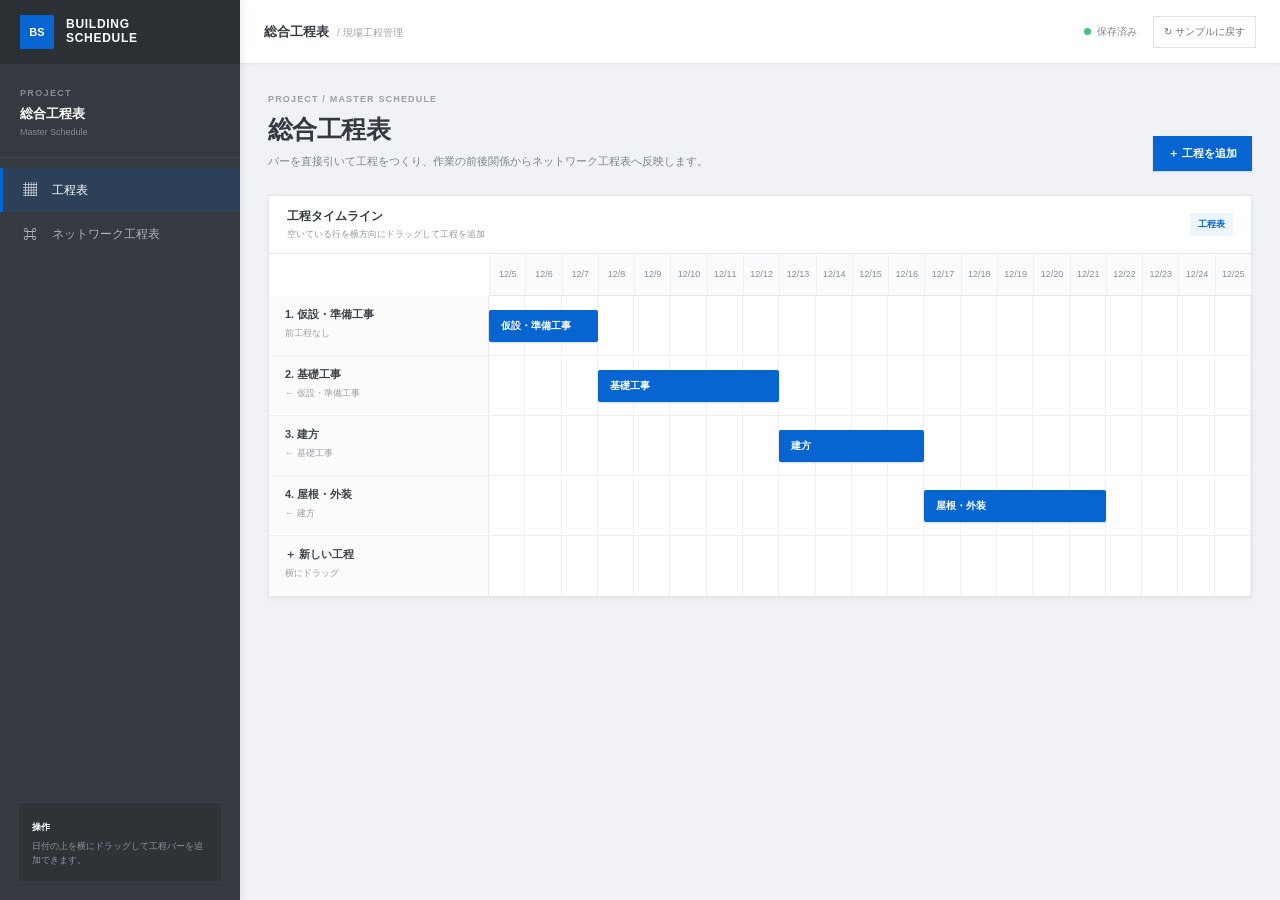
<file: codebase-client-ui/index.html>
<!doctype html>
<html lang="ja">
<head>
<meta charset="utf-8"><meta name="viewport" content="width=device-width,initial-scale=1">
<title>Building Schedule｜現場工程表</title><link rel="stylesheet" href="style.css?v=20261029-codebase">
</head>
<body>
<div class="app-shell">
<aside class="sidebar">
  <div class="sidebar-brand"><span class="brand-mark">BS</span><strong>BUILDING<br>SCHEDULE</strong></div>
  <div class="project-label">PROJECT</div>
  <div class="project-name">総合工程表<small>Master Schedule</small></div>
  <nav class="side-nav">
    <button class="side-link active" data-view="gantt"><span class="nav-icon">▦</span><span>工程表</span></button>
    <button class="side-link" data-view="network"><span class="nav-icon">⌘</span><span>ネットワーク工程表</span></button>
  </nav>
  <div class="sidebar-note"><span>操作</span><p>日付の上を横にドラッグして工程バーを追加できます。</p></div>
</aside>
<div class="workspace">
<header class="topbar">
  <button class="menu-button" aria-label="メニュー">☰</button>
  <div class="topbar-title"><strong>総合工程表</strong><span>/ 現場工程管理</span></div>
  <div class="topbar-actions"><span class="save-state"><i></i>保存済み</span><button id="reset" class="icon-action">↻ <span>サンプルに戻す</span></button></div>
</header>
<main class="content">
  <div class="content-head">
    <div><p class="breadcrumb">PROJECT / MASTER SCHEDULE</p><h1>総合工程表</h1><p>バーを直接引いて工程をつくり、作業の前後関係からネットワーク工程表へ反映します。</p></div>
    <button id="add" class="primary">＋ 工程を追加</button>
  </div>
  <section id="gantt" class="view-section">
    <div class="block">
      <div class="block-head"><div><strong>工程タイムライン</strong><small>空いている行を横方向にドラッグして工程を追加</small></div><span class="badge">工程表</span></div>
      <div class="schedule-scroll"><div class="schedule-min"><div class="dates" id="dates"></div><div id="rows"></div></div></div>
    </div>
  </section>
  <section id="network" class="view-section" hidden>
    <div class="block">
      <div class="block-head"><div><strong>ネットワーク工程表</strong><small>工程表で設定した前後関係を同じデータから表示</small></div><span class="badge">自動反映</span></div>
      <svg id="networkSvg" viewBox="0 0 1000 520" aria-label="ネットワーク工程表"></svg>
    </div>
  </section>
</main>
</div>
</div>
<dialog id="editor"><form id="editorForm"><div class="dialog-head"><div><span>工程情報</span><h2 id="editorTitle">工程を編集</h2></div><button id="dialogClose" type="button" aria-label="閉じる">×</button></div><label>工程名<input id="name" placeholder="例：基礎工事" required></label><div class="two"><label>開始日<input id="start" type="date" required></label><label>終了日<input id="end" type="date" required></label></div><label>前工程<select id="predecessor"><option value="">なし</option></select></label><p class="hint">前工程を設定すると、ネットワーク工程表にも同じ前後関係が反映されます。</p><div class="actions"><button id="cancel" type="button">キャンセル</button><button id="save" type="submit">保存する</button></div></form></dialog>
<script src="app.js?v=20261029-codebase"></script><script>document.getElementById('dialogClose').addEventListener('click',()=>document.getElementById('cancel').click());</script>
</body></html>
</file>
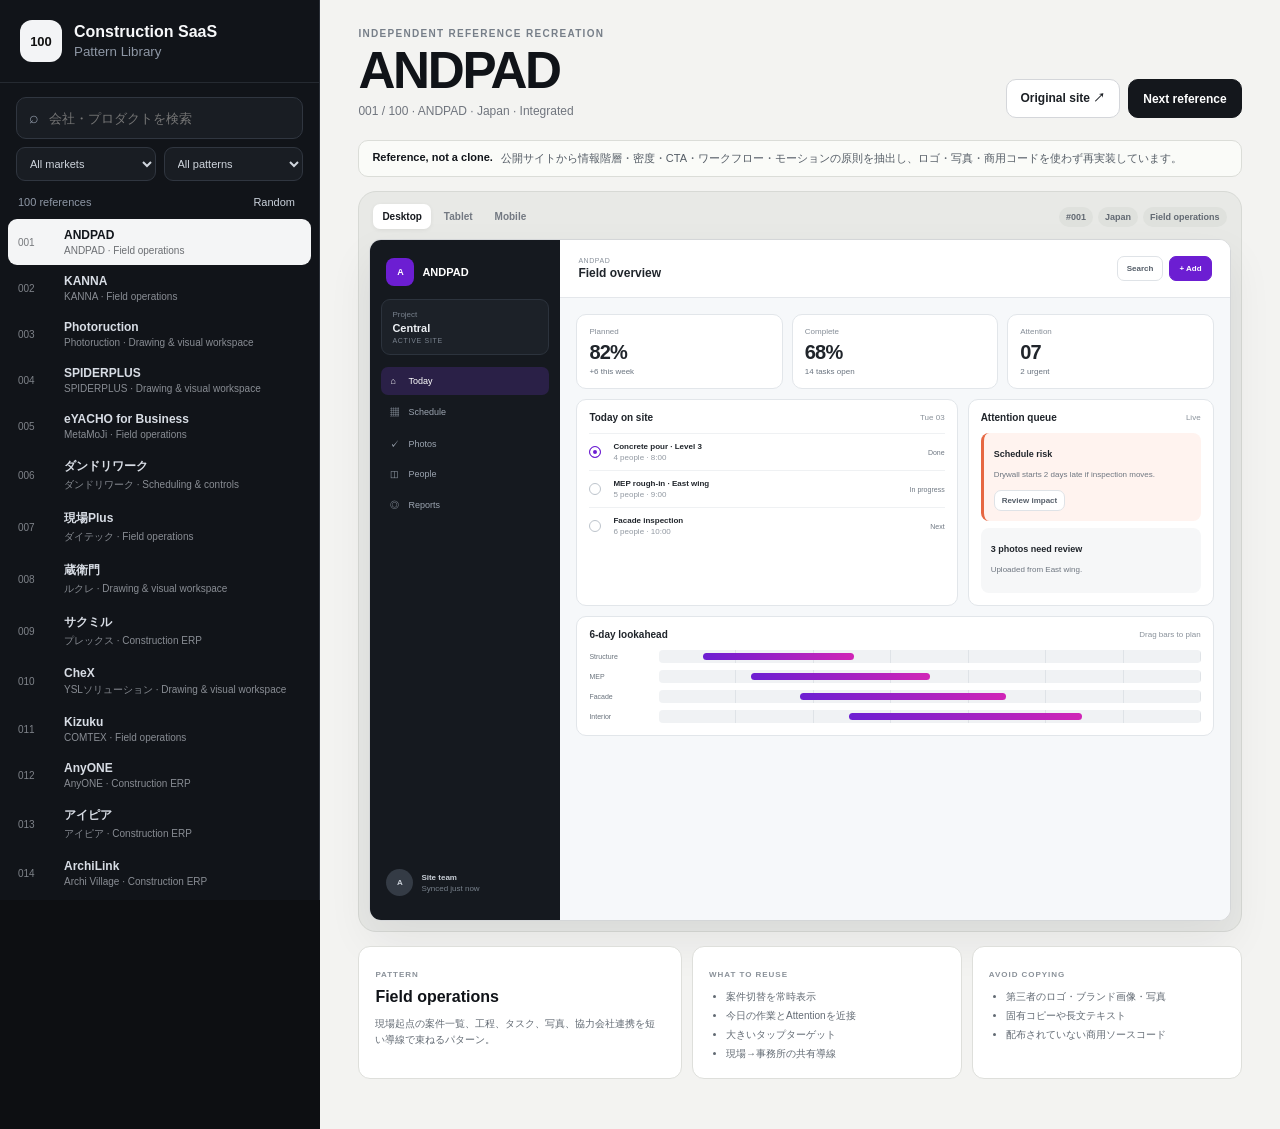
<file: construction-saas-100/index.html>
<!doctype html>
<html lang="ja">
<head>
  <meta charset="utf-8" />
  <meta name="viewport" content="width=device-width, initial-scale=1" />
  <title>Construction SaaS 100 — Design Pattern Library</title>
  <meta name="description" content="100 construction SaaS references translated into independently implemented UI patterns." />
  <link rel="stylesheet" href="styles.css" />
</head>
<body>
  <div class="library-shell">
    <aside class="catalog-panel">
      <div class="catalog-brand">
        <span class="brand-mark">100</span>
        <div>
          <strong>Construction SaaS</strong>
          <small>Pattern Library</small>
        </div>
      </div>

      <div class="catalog-controls">
        <label class="search-box">
          <span aria-hidden="true">⌕</span>
          <input id="searchInput" type="search" placeholder="会社・プロダクトを検索" autocomplete="off" />
        </label>
        <div class="filter-row">
          <select id="marketFilter" aria-label="Market">
            <option value="all">All markets</option>
            <option value="Japan">Japan</option>
            <option value="Global">Global</option>
          </select>
          <select id="archetypeFilter" aria-label="Design archetype">
            <option value="all">All patterns</option>
            <option value="field">Field</option>
            <option value="visual">Visual</option>
            <option value="schedule">Schedule</option>
            <option value="erp">ERP</option>
            <option value="enterprise">Enterprise</option>
            <option value="bim">BIM / CDE</option>
            <option value="safety">Safety</option>
            <option value="workforce">Workforce</option>
            <option value="ai">AI / Reality</option>
            <option value="precon">Preconstruction</option>
            <option value="estimate">Estimating</option>
            <option value="commercial">Commercial</option>
            <option value="procurement">Procurement</option>
            <option value="practice">Practice</option>
          </select>
        </div>
      </div>

      <div class="catalog-summary">
        <span id="resultCount">100 references</span>
        <button id="randomButton" type="button">Random</button>
      </div>
      <nav id="catalogList" class="catalog-list" aria-label="SaaS references"></nav>
    </aside>

    <main class="workspace">
      <header class="workspace-header">
        <div>
          <p class="eyebrow">INDEPENDENT REFERENCE RECREATION</p>
          <h1 id="referenceTitle">ANDPAD</h1>
          <p id="referenceMeta" class="reference-meta"></p>
        </div>
        <div class="header-actions">
          <a id="sourceLink" class="button secondary" href="#" target="_blank" rel="noreferrer">Original site ↗</a>
          <button id="cycleButton" class="button primary" type="button">Next reference</button>
        </div>
      </header>

      <section class="notice">
        <strong>Reference, not a clone.</strong>
        <span>公開サイトから情報階層・密度・CTA・ワークフロー・モーションの原則を抽出し、ロゴ・写真・商用コードを使わず再実装しています。</span>
      </section>

      <section class="preview-wrap">
        <div class="preview-toolbar">
          <div class="device-switcher" role="group" aria-label="Preview size">
            <button class="device-button active" data-device="desktop" type="button">Desktop</button>
            <button class="device-button" data-device="tablet" type="button">Tablet</button>
            <button class="device-button" data-device="mobile" type="button">Mobile</button>
          </div>
          <div class="preview-tags" id="previewTags"></div>
        </div>

        <div id="previewViewport" class="preview-viewport desktop">
          <div id="productPreview" class="product-preview"></div>
        </div>
      </section>

      <section class="analysis-grid">
        <article class="analysis-card">
          <span class="analysis-label">Pattern</span>
          <h2 id="patternName">Field operations</h2>
          <p id="patternDescription"></p>
        </article>
        <article class="analysis-card">
          <span class="analysis-label">What to reuse</span>
          <ul id="reuseList"></ul>
        </article>
        <article class="analysis-card">
          <span class="analysis-label">Avoid copying</span>
          <ul>
            <li>第三者のロゴ・ブランド画像・写真</li>
            <li>固有コピーや長文テキスト</li>
            <li>配布されていない商用ソースコード</li>
          </ul>
        </article>
      </section>
    </main>
  </div>

  <script src="data.js"></script>
  <script src="app.js"></script>
</body>
</html>
</file>
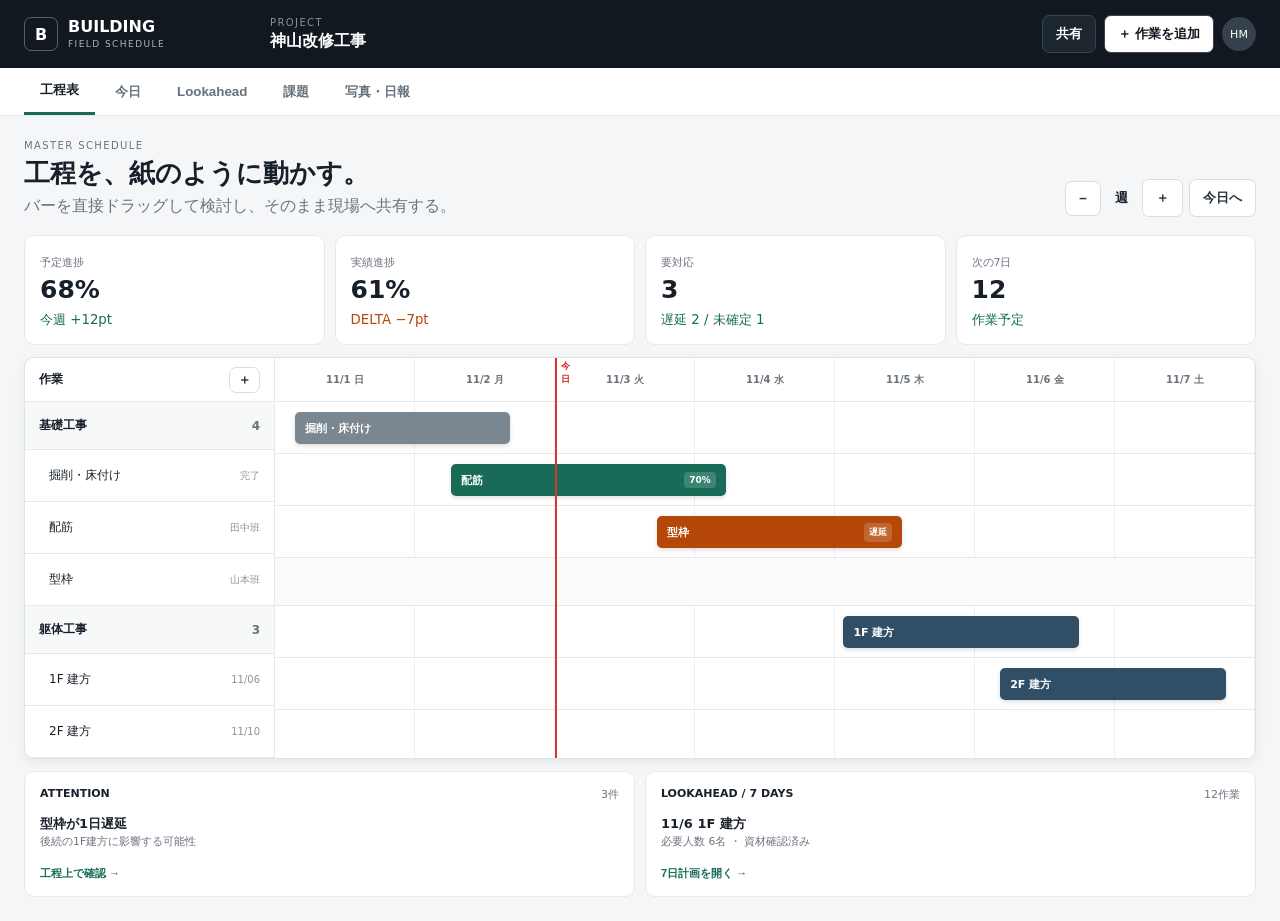
<file: construction-schedule-reference-2026-11-01/index.html>
<!doctype html>
<html lang="ja">
<head>
  <meta charset="utf-8" />
  <meta name="viewport" content="width=device-width,initial-scale=1" />
  <title>Field Schedule Reference</title>
  <link rel="stylesheet" href="style.css" />
</head>
<body>
  <header class="topbar">
    <div class="brand"><span class="mark">B</span><div><b>BUILDING</b><small>FIELD SCHEDULE</small></div></div>
    <div class="project"><span>PROJECT</span><strong>神山改修工事</strong></div>
    <div class="top-actions"><button>共有</button><button class="primary">＋ 作業を追加</button><div class="avatar">HM</div></div>
  </header>

  <nav class="tabs" aria-label="主要ビュー">
    <button class="active">工程表</button><button>今日</button><button>Lookahead</button><button>課題</button><button>写真・日報</button>
  </nav>

  <main>
    <section class="commandbar">
      <div><p class="eyebrow">MASTER SCHEDULE</p><h1>工程を、紙のように動かす。</h1><p>バーを直接ドラッグして検討し、そのまま現場へ共有する。</p></div>
      <div class="view-actions"><button>−</button><span>週</span><button>＋</button><button>今日へ</button></div>
    </section>

    <section class="status-grid">
      <article><span>予定進捗</span><strong>68%</strong><small>今週 +12pt</small></article>
      <article><span>実績進捗</span><strong>61%</strong><small class="warn">DELTA −7pt</small></article>
      <article><span>要対応</span><strong>3</strong><small>遅延 2 / 未確定 1</small></article>
      <article><span>次の7日</span><strong>12</strong><small>作業予定</small></article>
    </section>

    <section class="schedule-shell">
      <aside class="task-list">
        <div class="task-head"><span>作業</span><button>＋</button></div>
        <div class="group">基礎工事 <span>4</span></div>
        <div class="task">掘削・床付け <small>完了</small></div>
        <div class="task">配筋 <small>田中班</small></div>
        <div class="task">型枠 <small>山本班</small></div>
        <div class="group">躯体工事 <span>3</span></div>
        <div class="task">1F 建方 <small>11/06</small></div>
        <div class="task">2F 建方 <small>11/10</small></div>
      </aside>

      <div class="timeline" id="timeline">
        <div class="days"><b>11/1 日</b><b>11/2 月</b><b>11/3 火</b><b>11/4 水</b><b>11/5 木</b><b>11/6 金</b><b>11/7 土</b></div>
        <div class="today-line"><span>今日</span></div>
        <div class="row"><div class="bar done" style="--x:2%;--w:22%">掘削・床付け</div></div>
        <div class="row"><div class="bar" style="--x:18%;--w:28%">配筋 <i>70%</i></div></div>
        <div class="row"><div class="bar warn" style="--x:39%;--w:25%">型枠 <i>遅延</i></div></div>
        <div class="row spacer"></div>
        <div class="row"><div class="bar future" style="--x:58%;--w:24%">1F 建方</div></div>
        <div class="row"><div class="bar future" style="--x:74%;--w:23%">2F 建方</div></div>
      </div>
    </section>

    <section class="bottom-grid">
      <article class="panel"><div class="panel-head"><b>ATTENTION</b><span>3件</span></div><p><strong>型枠が1日遅延</strong><br><small>後続の1F建方に影響する可能性</small></p><button>工程上で確認 →</button></article>
      <article class="panel"><div class="panel-head"><b>LOOKAHEAD / 7 DAYS</b><span>12作業</span></div><p><strong>11/6 1F 建方</strong><br><small>必要人数 6名 ・ 資材確認済み</small></p><button>7日計画を開く →</button></article>
    </section>
  </main>
  <script src="app.js"></script>
</body>
</html>
</file>
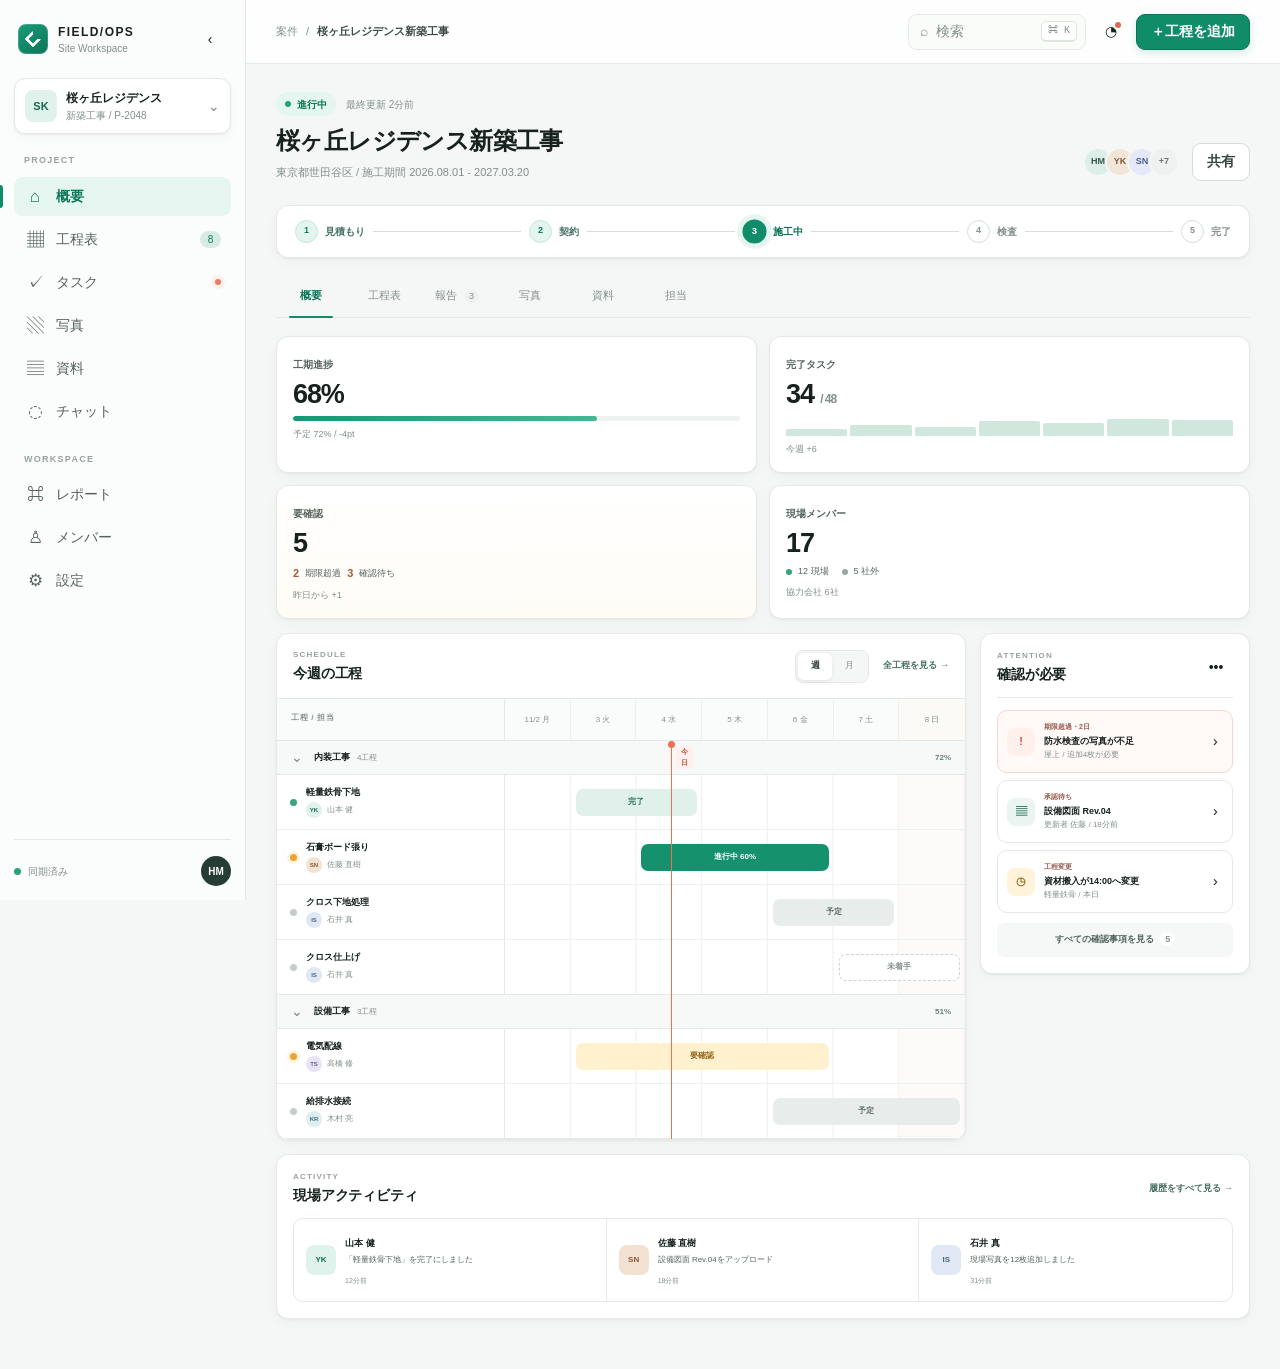
<file: field-ops-motion-template/index.html>
<!doctype html>
<html lang="ja">
<head>
  <meta charset="utf-8" />
  <meta name="viewport" content="width=device-width, initial-scale=1" />
  <meta name="description" content="Construction field operations SaaS design and motion reference template." />
  <title>FieldOps Motion Template</title>
  <link rel="stylesheet" href="./styles.css" />
</head>
<body>
  <div class="app-shell" id="appShell">
    <aside class="sidebar" aria-label="メインナビゲーション">
      <div class="brand-row">
        <div class="brand-mark" aria-hidden="true"><span></span></div>
        <div class="brand-copy">
          <strong>FIELD/OPS</strong>
          <span>Site Workspace</span>
        </div>
        <button class="icon-button sidebar-toggle" id="sidebarToggle" aria-label="サイドバーを折りたたむ" title="サイドバーを折りたたむ">‹</button>
      </div>

      <button class="project-switcher" id="projectSwitcher" type="button">
        <span class="project-avatar">SK</span>
        <span class="project-switcher-copy">
          <strong>桜ヶ丘レジデンス</strong>
          <small>新築工事 / P-2048</small>
        </span>
        <span class="chevron" aria-hidden="true">⌄</span>
      </button>

      <nav class="nav-groups">
        <div class="nav-group">
          <span class="nav-label">PROJECT</span>
          <button class="nav-item active" type="button" data-view="dashboard">
            <span class="nav-icon" aria-hidden="true">⌂</span><span>概要</span>
          </button>
          <button class="nav-item" type="button" data-view="schedule">
            <span class="nav-icon" aria-hidden="true">▦</span><span>工程表</span><span class="nav-badge">8</span>
          </button>
          <button class="nav-item" type="button" data-view="tasks">
            <span class="nav-icon" aria-hidden="true">✓</span><span>タスク</span><span class="nav-dot alert"></span>
          </button>
          <button class="nav-item" type="button" data-view="photos">
            <span class="nav-icon" aria-hidden="true">▧</span><span>写真</span>
          </button>
          <button class="nav-item" type="button" data-view="documents">
            <span class="nav-icon" aria-hidden="true">▤</span><span>資料</span>
          </button>
          <button class="nav-item" type="button" data-view="chat">
            <span class="nav-icon" aria-hidden="true">◌</span><span>チャット</span>
          </button>
        </div>

        <div class="nav-group secondary-nav">
          <span class="nav-label">WORKSPACE</span>
          <button class="nav-item" type="button"><span class="nav-icon">⌘</span><span>レポート</span></button>
          <button class="nav-item" type="button"><span class="nav-icon">♙</span><span>メンバー</span></button>
          <button class="nav-item" type="button"><span class="nav-icon">⚙</span><span>設定</span></button>
        </div>
      </nav>

      <div class="sidebar-footer">
        <div class="sync-status"><span class="pulse-dot"></span><span>同期済み</span></div>
        <button class="avatar-button" type="button" aria-label="プロフィール"><span>HM</span></button>
      </div>
    </aside>

    <main class="workspace">
      <header class="topbar">
        <div class="breadcrumbs" aria-label="パンくずリスト">
          <span>案件</span><span>/</span><strong>桜ヶ丘レジデンス新築工事</strong>
        </div>
        <div class="topbar-actions">
          <button class="search-button" id="commandButton" type="button"><span>⌕</span><span>検索</span><kbd>⌘ K</kbd></button>
          <button class="icon-button notification-button" type="button" aria-label="通知"><span>◔</span><span class="notification-dot"></span></button>
          <button class="primary-button compact" id="addTaskButton" type="button"><span>＋</span>工程を追加</button>
        </div>
      </header>

      <section class="content">
        <div class="project-header reveal-item">
          <div>
            <div class="eyebrow-row"><span class="status-chip live">進行中</span><span class="muted">最終更新 2分前</span></div>
            <h1>桜ヶ丘レジデンス新築工事</h1>
            <p>東京都世田谷区 / 施工期間 2026.08.01 - 2027.03.20</p>
          </div>
          <div class="project-team">
            <div class="avatar-stack" aria-label="プロジェクトメンバー">
              <span>HM</span><span>YK</span><span>SN</span><span>+7</span>
            </div>
            <button class="secondary-button" type="button">共有</button>
          </div>
        </div>

        <div class="stage-track reveal-item" aria-label="案件ステータス">
          <button class="stage done" data-stage="見積もり"><span>1</span><strong>見積もり</strong></button>
          <i></i>
          <button class="stage done" data-stage="契約"><span>2</span><strong>契約</strong></button>
          <i></i>
          <button class="stage active" data-stage="施工中"><span>3</span><strong>施工中</strong></button>
          <i></i>
          <button class="stage" data-stage="検査"><span>4</span><strong>検査</strong></button>
          <i></i>
          <button class="stage" data-stage="完了"><span>5</span><strong>完了</strong></button>
        </div>

        <div class="tabbar reveal-item" role="tablist" aria-label="案件タブ">
          <button class="tab active" role="tab" aria-selected="true" data-tab="overview">概要</button>
          <button class="tab" role="tab" aria-selected="false" data-tab="schedule">工程表</button>
          <button class="tab" role="tab" aria-selected="false" data-tab="reports">報告 <span>3</span></button>
          <button class="tab" role="tab" aria-selected="false" data-tab="photos">写真</button>
          <button class="tab" role="tab" aria-selected="false" data-tab="docs">資料</button>
          <button class="tab" role="tab" aria-selected="false" data-tab="members">担当</button>
        </div>

        <div class="kpi-grid reveal-item">
          <article class="kpi-card">
            <span>工期進捗</span><strong>68%</strong>
            <div class="progress"><i style="--value: 68%"></i></div><small>予定 72% / -4pt</small>
          </article>
          <article class="kpi-card">
            <span>完了タスク</span><strong>34 <small>/ 48</small></strong>
            <div class="mini-bars" aria-hidden="true"><i></i><i></i><i></i><i></i><i></i><i></i><i></i></div><small>今週 +6</small>
          </article>
          <article class="kpi-card warning">
            <span>要確認</span><strong>5</strong>
            <div class="attention-row"><b>2</b><span>期限超過</span><b>3</b><span>確認待ち</span></div><small>昨日から +1</small>
          </article>
          <article class="kpi-card">
            <span>現場メンバー</span><strong>17</strong>
            <div class="presence-row"><span class="online"></span>12 現場 <span class="remote"></span>5 社外</div><small>協力会社 6社</small>
          </article>
        </div>

        <div class="dashboard-grid">
          <section class="panel schedule-panel reveal-item" aria-labelledby="scheduleTitle">
            <div class="panel-header">
              <div><span class="panel-kicker">SCHEDULE</span><h2 id="scheduleTitle">今週の工程</h2></div>
              <div class="panel-actions">
                <div class="segmented" role="group" aria-label="表示期間"><button class="active">週</button><button>月</button></div>
                <button class="text-button" type="button">全工程を見る →</button>
              </div>
            </div>

            <div class="gantt" id="gantt">
              <div class="gantt-head">
                <div class="task-column-title">工程 / 担当</div>
                <div class="timeline-head"><span>11/2 月</span><span>3 火</span><span>4 水</span><span>5 木</span><span>6 金</span><span>7 土</span><span>8 日</span></div>
              </div>

              <div class="gantt-group expanded">
                <button class="group-row" type="button"><span class="group-chevron">⌄</span><strong>内装工事</strong><small>4工程</small><span class="group-progress">72%</span></button>
                <div class="task-row" data-task="軽量鉄骨下地" data-owner="山本 健">
                  <div class="task-info"><span class="task-state done"></span><div><strong>軽量鉄骨下地</strong><small><span class="tiny-avatar">YK</span> 山本 健</small></div></div>
                  <div class="timeline-grid"><button class="gantt-bar mint" style="--start: 2; --span: 2" aria-label="軽量鉄骨下地 11月3日から2日間"><span>完了</span></button></div>
                </div>
                <div class="task-row" data-task="石膏ボード張り" data-owner="佐藤 直樹">
                  <div class="task-info"><span class="task-state working"></span><div><strong>石膏ボード張り</strong><small><span class="tiny-avatar peach">SN</span> 佐藤 直樹</small></div></div>
                  <div class="timeline-grid"><button class="gantt-bar green draggable" style="--start: 3; --span: 3" aria-label="石膏ボード張り 11月4日から3日間"><span>進行中 60%</span><i class="bar-handle left"></i><i class="bar-handle right"></i></button></div>
                </div>
                <div class="task-row" data-task="クロス下地処理" data-owner="石井 真">
                  <div class="task-info"><span class="task-state pending"></span><div><strong>クロス下地処理</strong><small><span class="tiny-avatar blue">IS</span> 石井 真</small></div></div>
                  <div class="timeline-grid"><button class="gantt-bar slate draggable" style="--start: 5; --span: 2" aria-label="クロス下地処理 11月6日から2日間"><span>予定</span><i class="bar-handle left"></i><i class="bar-handle right"></i></button></div>
                </div>
                <div class="task-row" data-task="クロス仕上げ" data-owner="石井 真">
                  <div class="task-info"><span class="task-state pending"></span><div><strong>クロス仕上げ</strong><small><span class="tiny-avatar blue">IS</span> 石井 真</small></div></div>
                  <div class="timeline-grid"><button class="gantt-bar outline draggable" style="--start: 6; --span: 2" aria-label="クロス仕上げ 11月7日から2日間"><span>未着手</span><i class="bar-handle left"></i><i class="bar-handle right"></i></button></div>
                </div>
              </div>

              <div class="gantt-group expanded">
                <button class="group-row" type="button"><span class="group-chevron">⌄</span><strong>設備工事</strong><small>3工程</small><span class="group-progress">51%</span></button>
                <div class="task-row" data-task="電気配線" data-owner="高橋 修">
                  <div class="task-info"><span class="task-state working"></span><div><strong>電気配線</strong><small><span class="tiny-avatar violet">TS</span> 高橋 修</small></div></div>
                  <div class="timeline-grid"><button class="gantt-bar amber draggable" style="--start: 2; --span: 4"><span>要確認</span><i class="bar-handle left"></i><i class="bar-handle right"></i></button></div>
                </div>
                <div class="task-row" data-task="給排水接続" data-owner="木村 亮">
                  <div class="task-info"><span class="task-state pending"></span><div><strong>給排水接続</strong><small><span class="tiny-avatar cyan">KR</span> 木村 亮</small></div></div>
                  <div class="timeline-grid"><button class="gantt-bar slate draggable" style="--start: 5; --span: 3"><span>予定</span><i class="bar-handle left"></i><i class="bar-handle right"></i></button></div>
                </div>
              </div>
              <div class="today-line" aria-hidden="true"><span>今日</span></div>
            </div>
          </section>

          <aside class="panel attention-panel reveal-item" aria-labelledby="attentionTitle">
            <div class="panel-header">
              <div><span class="panel-kicker">ATTENTION</span><h2 id="attentionTitle">確認が必要</h2></div>
              <button class="icon-button" type="button" aria-label="メニュー">•••</button>
            </div>
            <div class="attention-list">
              <button class="attention-card urgent" type="button" data-task="防水検査 写真不足" data-owner="宮地 陽大">
                <div class="attention-icon">!</div><div><span class="attention-type">期限超過・2日</span><strong>防水検査の写真が不足</strong><small>屋上 / 追加4枚が必要</small></div><span>›</span>
              </button>
              <button class="attention-card" type="button" data-task="設備図面 Rev.04" data-owner="佐藤 直樹">
                <div class="attention-icon document">▤</div><div><span class="attention-type">承認待ち</span><strong>設備図面 Rev.04</strong><small>更新者 佐藤 / 18分前</small></div><span>›</span>
              </button>
              <button class="attention-card" type="button" data-task="搬入時間変更" data-owner="山本 健">
                <div class="attention-icon clock">◷</div><div><span class="attention-type">工程変更</span><strong>資材搬入が14:00へ変更</strong><small>軽量鉄骨 / 本日</small></div><span>›</span>
              </button>
            </div>
            <button class="view-all-button" type="button">すべての確認事項を見る <span>5</span></button>
          </aside>
        </div>

        <section class="activity-section reveal-item">
          <div class="section-heading"><div><span class="panel-kicker">ACTIVITY</span><h2>現場アクティビティ</h2></div><button class="text-button" type="button">履歴をすべて見る →</button></div>
          <div class="activity-strip">
            <article><span class="activity-avatar">YK</span><div><strong>山本 健</strong><p>「軽量鉄骨下地」を完了にしました</p><small>12分前</small></div></article>
            <article><span class="activity-avatar peach">SN</span><div><strong>佐藤 直樹</strong><p>設備図面 Rev.04をアップロード</p><small>18分前</small></div></article>
            <article><span class="activity-avatar blue">IS</span><div><strong>石井 真</strong><p>現場写真を12枚追加しました</p><small>31分前</small></div></article>
          </div>
        </section>
      </section>
    </main>
  </div>

  <div class="drawer-backdrop" id="drawerBackdrop"></div>
  <aside class="task-drawer" id="taskDrawer" aria-hidden="true" aria-label="工程詳細">
    <div class="drawer-header"><div><span class="panel-kicker">TASK DETAIL</span><h2 id="drawerTaskTitle">石膏ボード張り</h2></div><button class="icon-button" id="drawerClose" aria-label="閉じる">×</button></div>
    <div class="drawer-body">
      <div class="drawer-status"><span class="status-chip live">進行中</span><span class="muted">更新 5分前</span></div>
      <div class="detail-grid"><div><span>担当</span><strong id="drawerOwner">佐藤 直樹</strong></div><div><span>期間</span><strong>11/4 - 11/6</strong></div><div><span>進捗</span><strong>60%</strong></div><div><span>前工程</span><strong>軽量鉄骨下地</strong></div></div>
      <div class="drawer-section"><div class="drawer-section-head"><h3>チェックリスト</h3><span>3 / 5</span></div><label><input type="checkbox" checked><span>材料搬入確認</span></label><label><input type="checkbox" checked><span>施工範囲マーキング</span></label><label><input type="checkbox" checked><span>下地施工</span></label><label><input type="checkbox"><span>ビスピッチ確認</span></label><label><input type="checkbox"><span>完了写真</span></label></div>
      <div class="drawer-section"><div class="drawer-section-head"><h3>メモ</h3><button class="text-button">編集</button></div><p class="note-box">南側廊下は搬入と重なるため、午後から施工。図面 Rev.04 を参照。</p></div>
    </div>
    <div class="drawer-footer"><button class="secondary-button" id="drawerCancel">閉じる</button><button class="primary-button" id="drawerSave">変更を保存</button></div>
  </aside>

  <div class="modal-backdrop" id="modalBackdrop" aria-hidden="true">
    <section class="modal" role="dialog" aria-modal="true" aria-labelledby="modalTitle">
      <div class="modal-header"><div><span class="panel-kicker">NEW SCHEDULE</span><h2 id="modalTitle">工程を追加</h2></div><button class="icon-button" id="modalClose" aria-label="閉じる">×</button></div>
      <form id="taskForm">
        <label>工程名<input name="taskName" required placeholder="例：天井下地" autocomplete="off"></label>
        <div class="form-grid"><label>開始日<input name="start" type="date" value="2026-11-05"></label><label>終了日<input name="end" type="date" value="2026-11-07"></label></div>
        <label>担当者<select name="owner"><option>山本 健</option><option>佐藤 直樹</option><option>石井 真</option><option>高橋 修</option></select></label>
        <label>前工程<select name="dependency"><option>なし</option><option>軽量鉄骨下地</option><option>石膏ボード張り</option><option>電気配線</option></select></label>
        <div class="modal-actions"><button class="secondary-button" id="modalCancel" type="button">キャンセル</button><button class="primary-button" type="submit">工程を追加</button></div>
      </form>
    </section>
  </div>

  <div class="command-backdrop" id="commandBackdrop" aria-hidden="true">
    <section class="command-palette" role="dialog" aria-modal="true" aria-label="検索">
      <div class="command-input-row"><span>⌕</span><input id="commandInput" placeholder="工程、資料、メンバーを検索…" autocomplete="off"><kbd>esc</kbd></div>
      <div class="command-results">
        <span class="command-label">QUICK ACTIONS</span>
        <button type="button"><span>＋</span><div><strong>工程を追加</strong><small>新しい工程を作成</small></div><kbd>↵</kbd></button>
        <button type="button"><span>▦</span><div><strong>工程表を開く</strong><small>今週の工程へ移動</small></div><kbd>G</kbd></button>
        <button type="button"><span>▤</span><div><strong>設備図面 Rev.04</strong><small>資料 / 18分前に更新</small></div><kbd>↵</kbd></button>
      </div>
    </section>
  </div>

  <div class="toast-region" aria-live="polite" aria-atomic="true" id="toastRegion"></div>
  <script src="./app.js"></script>
</body>
</html>
</file>
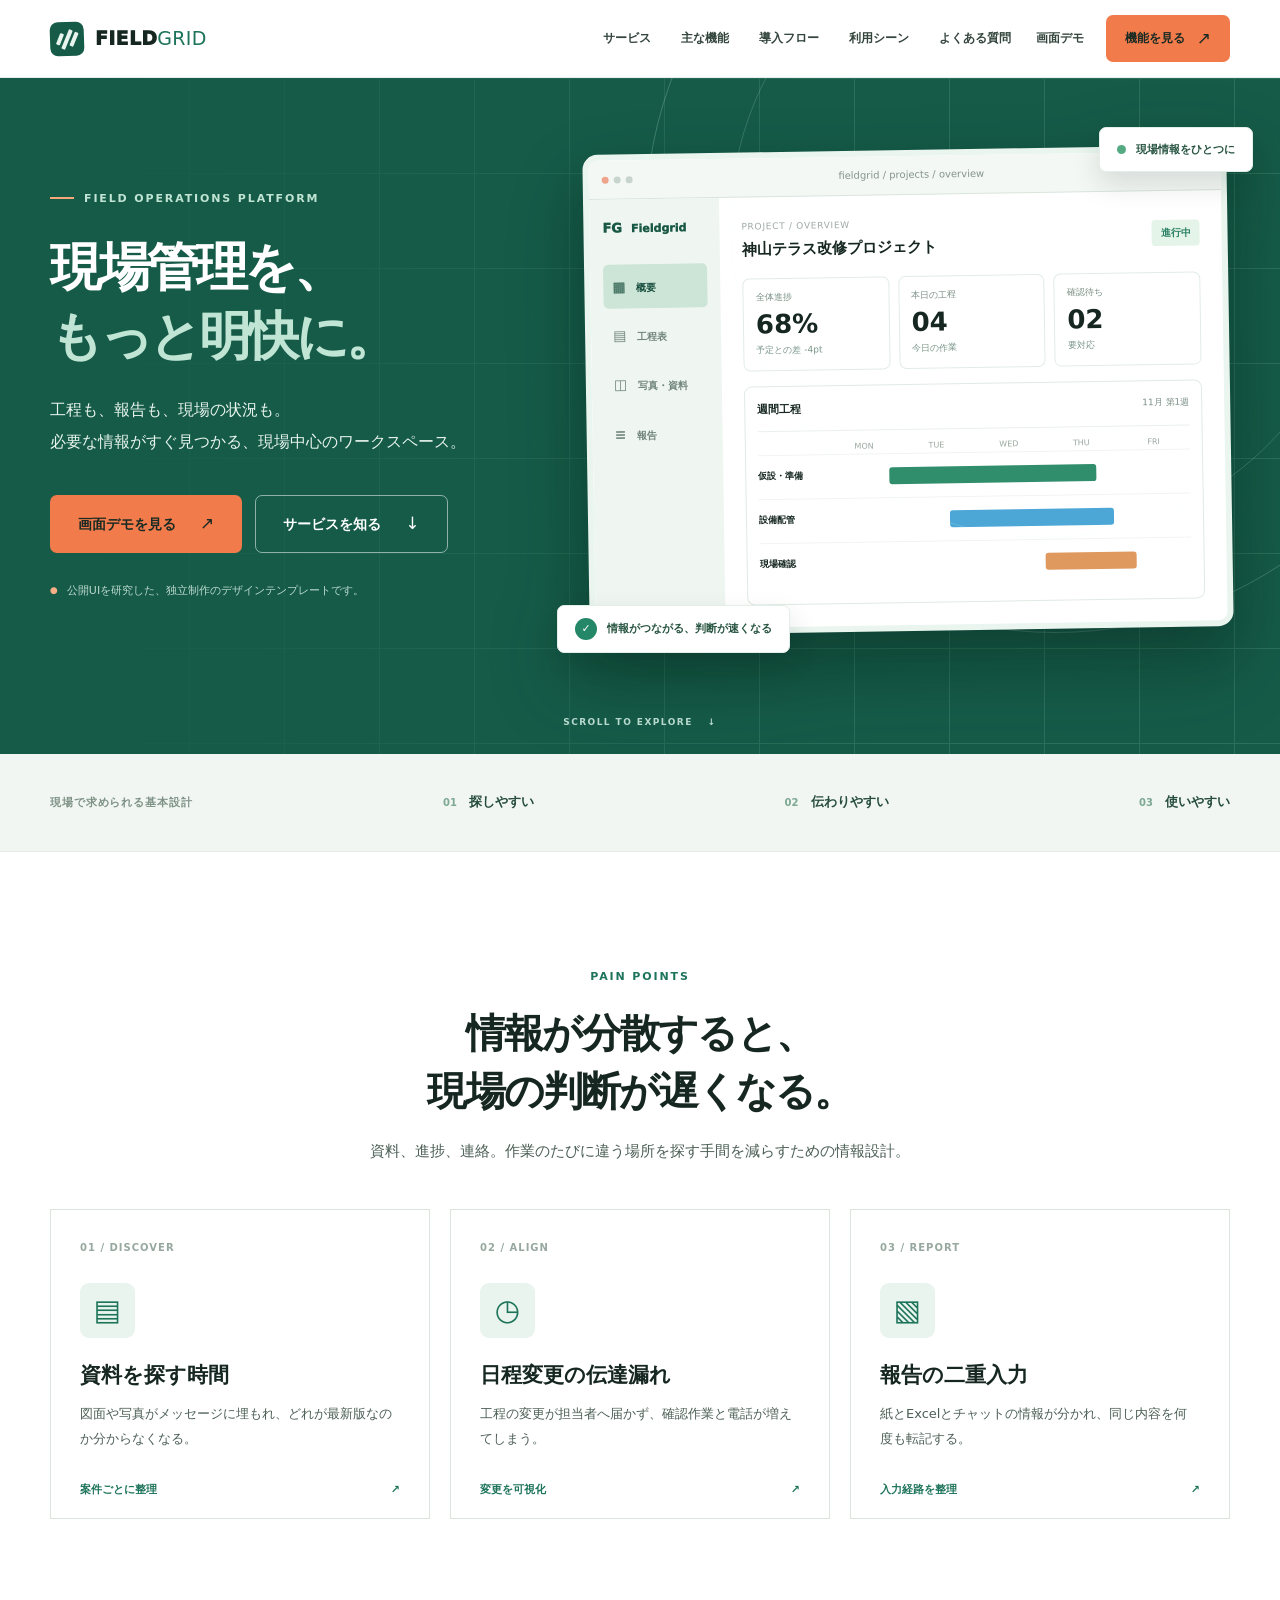
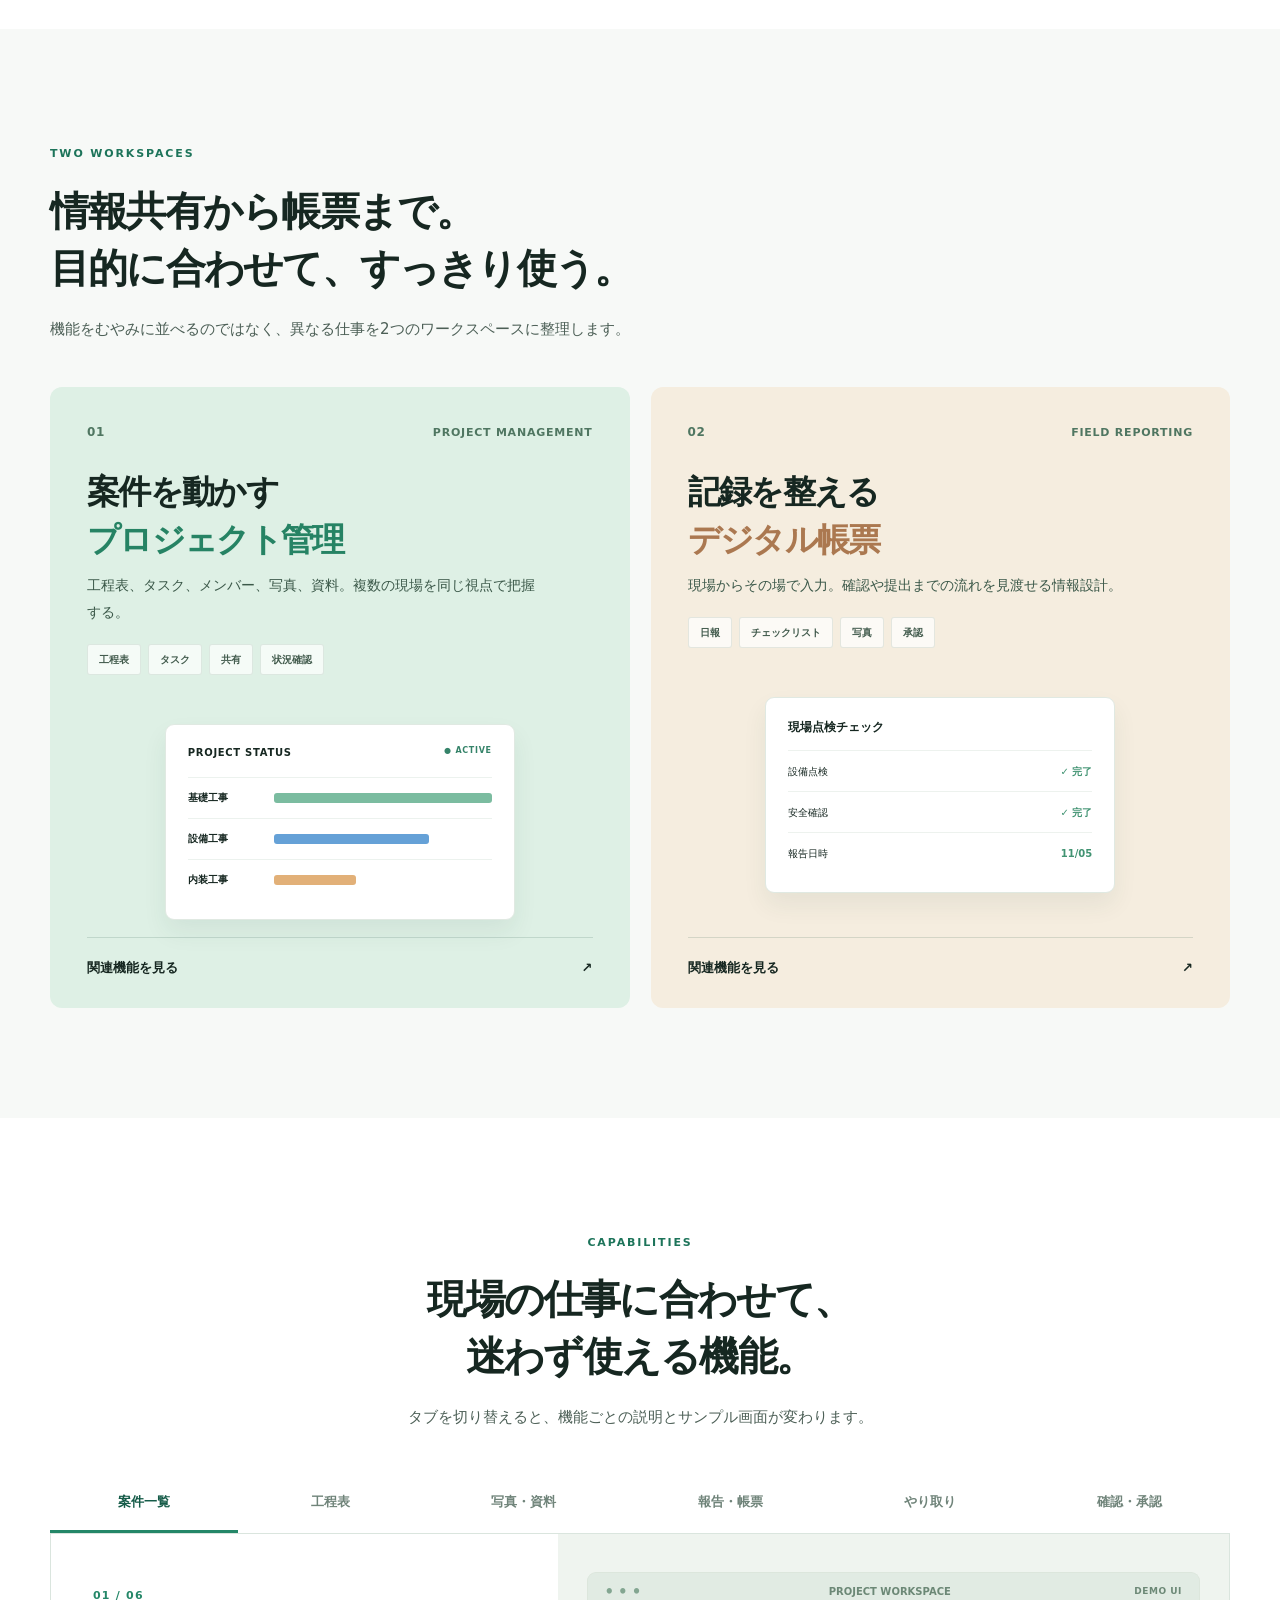
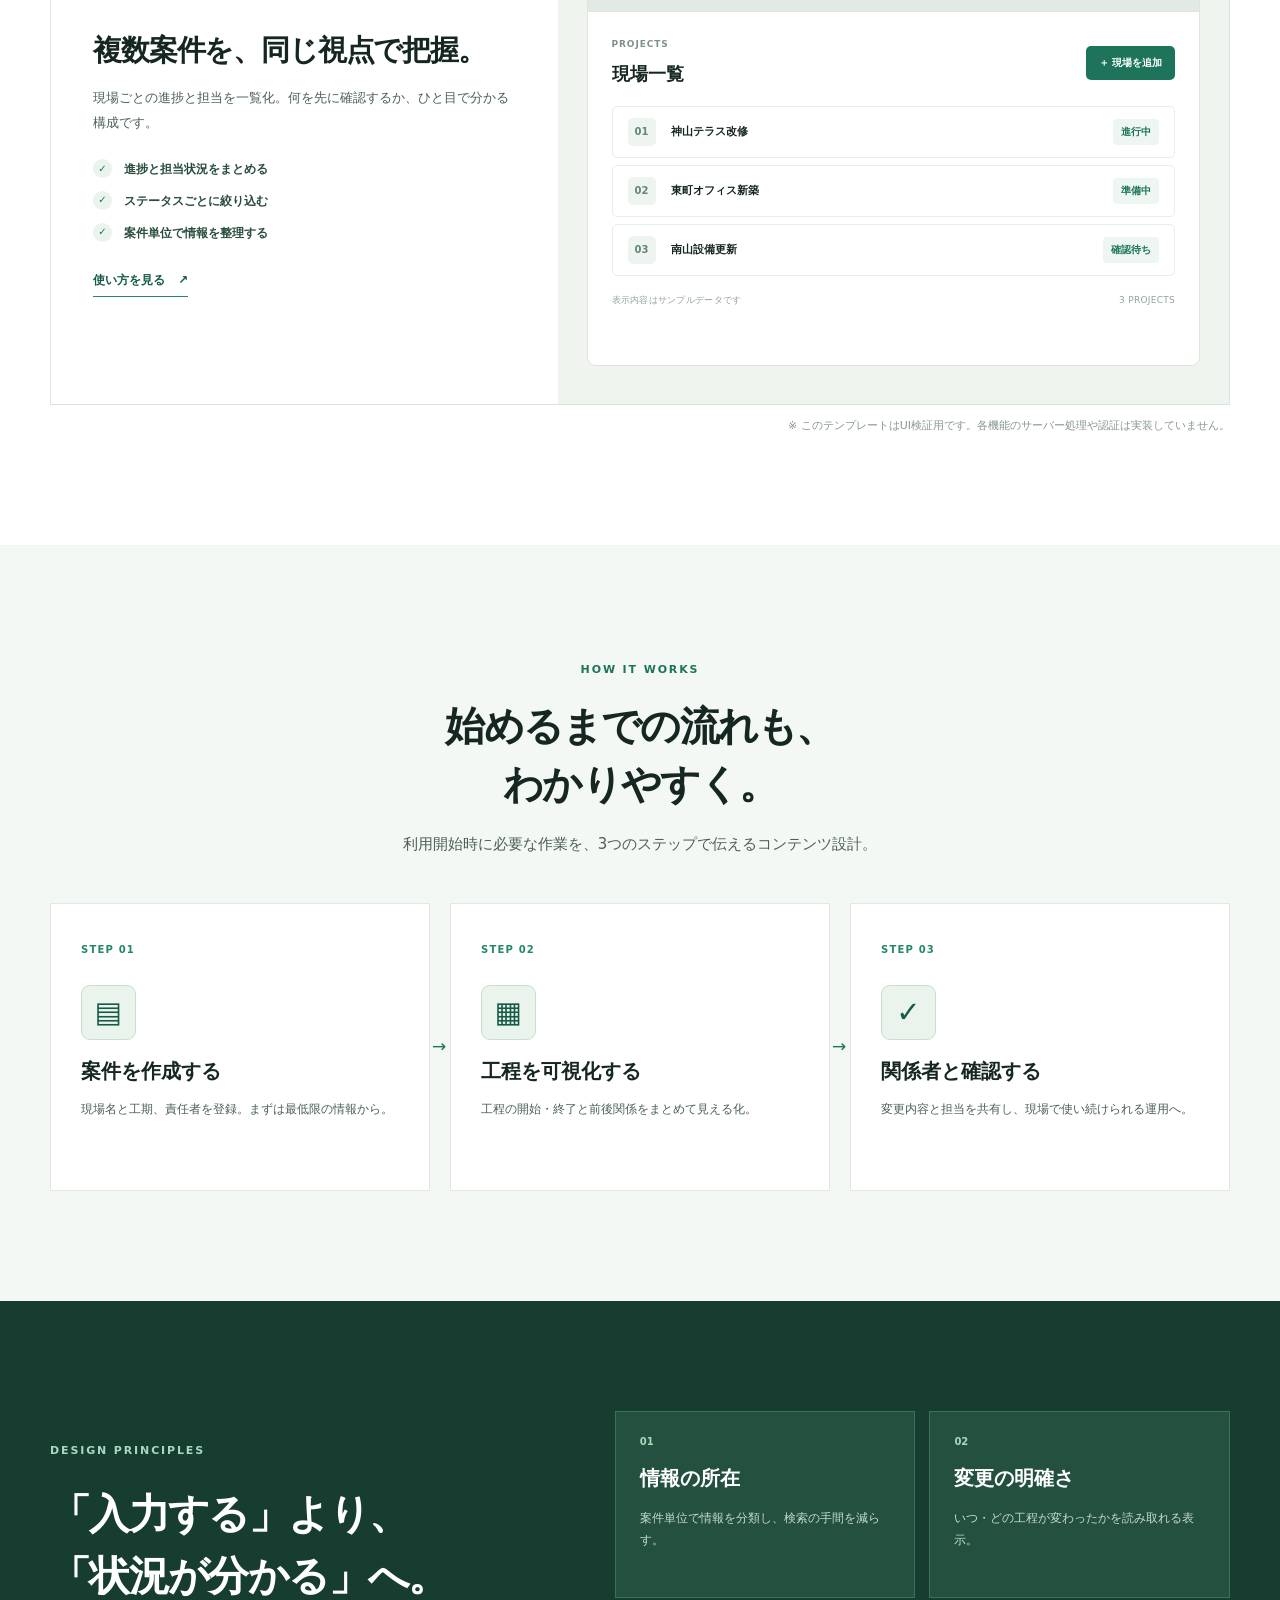
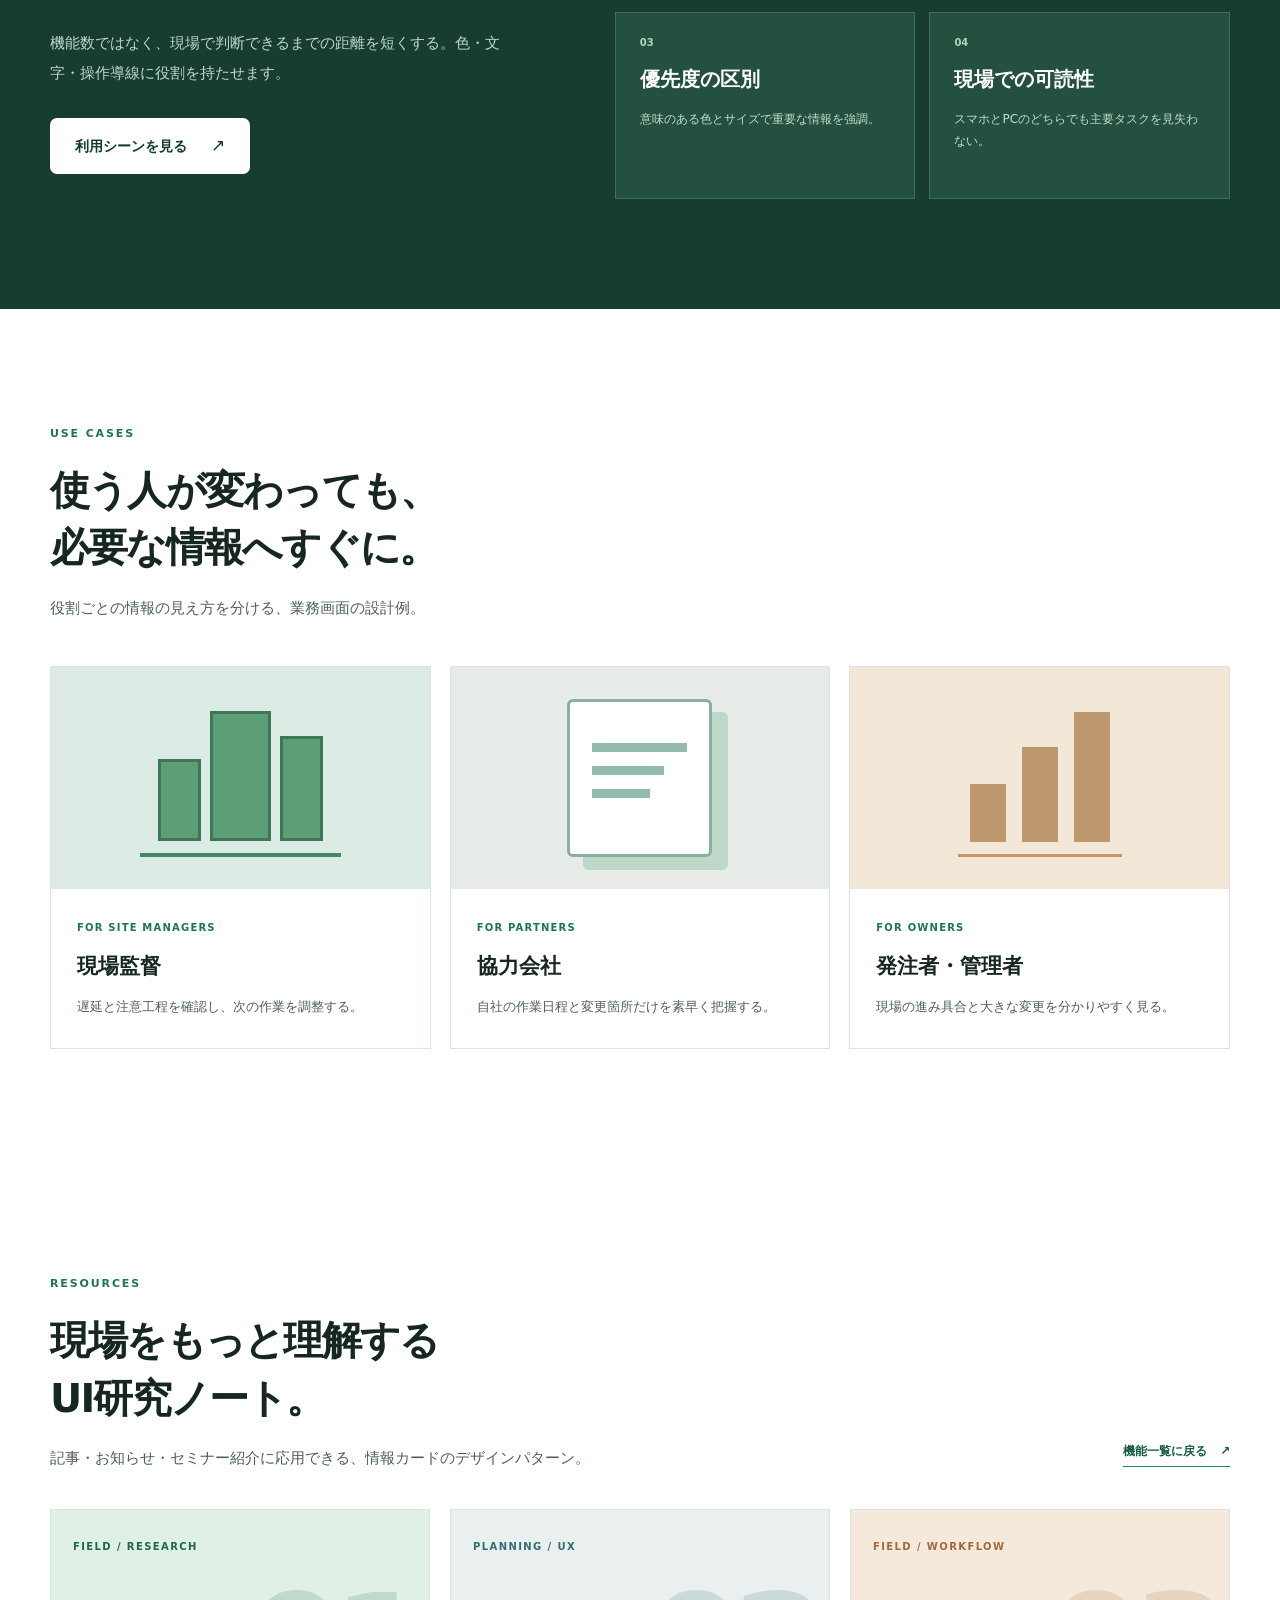
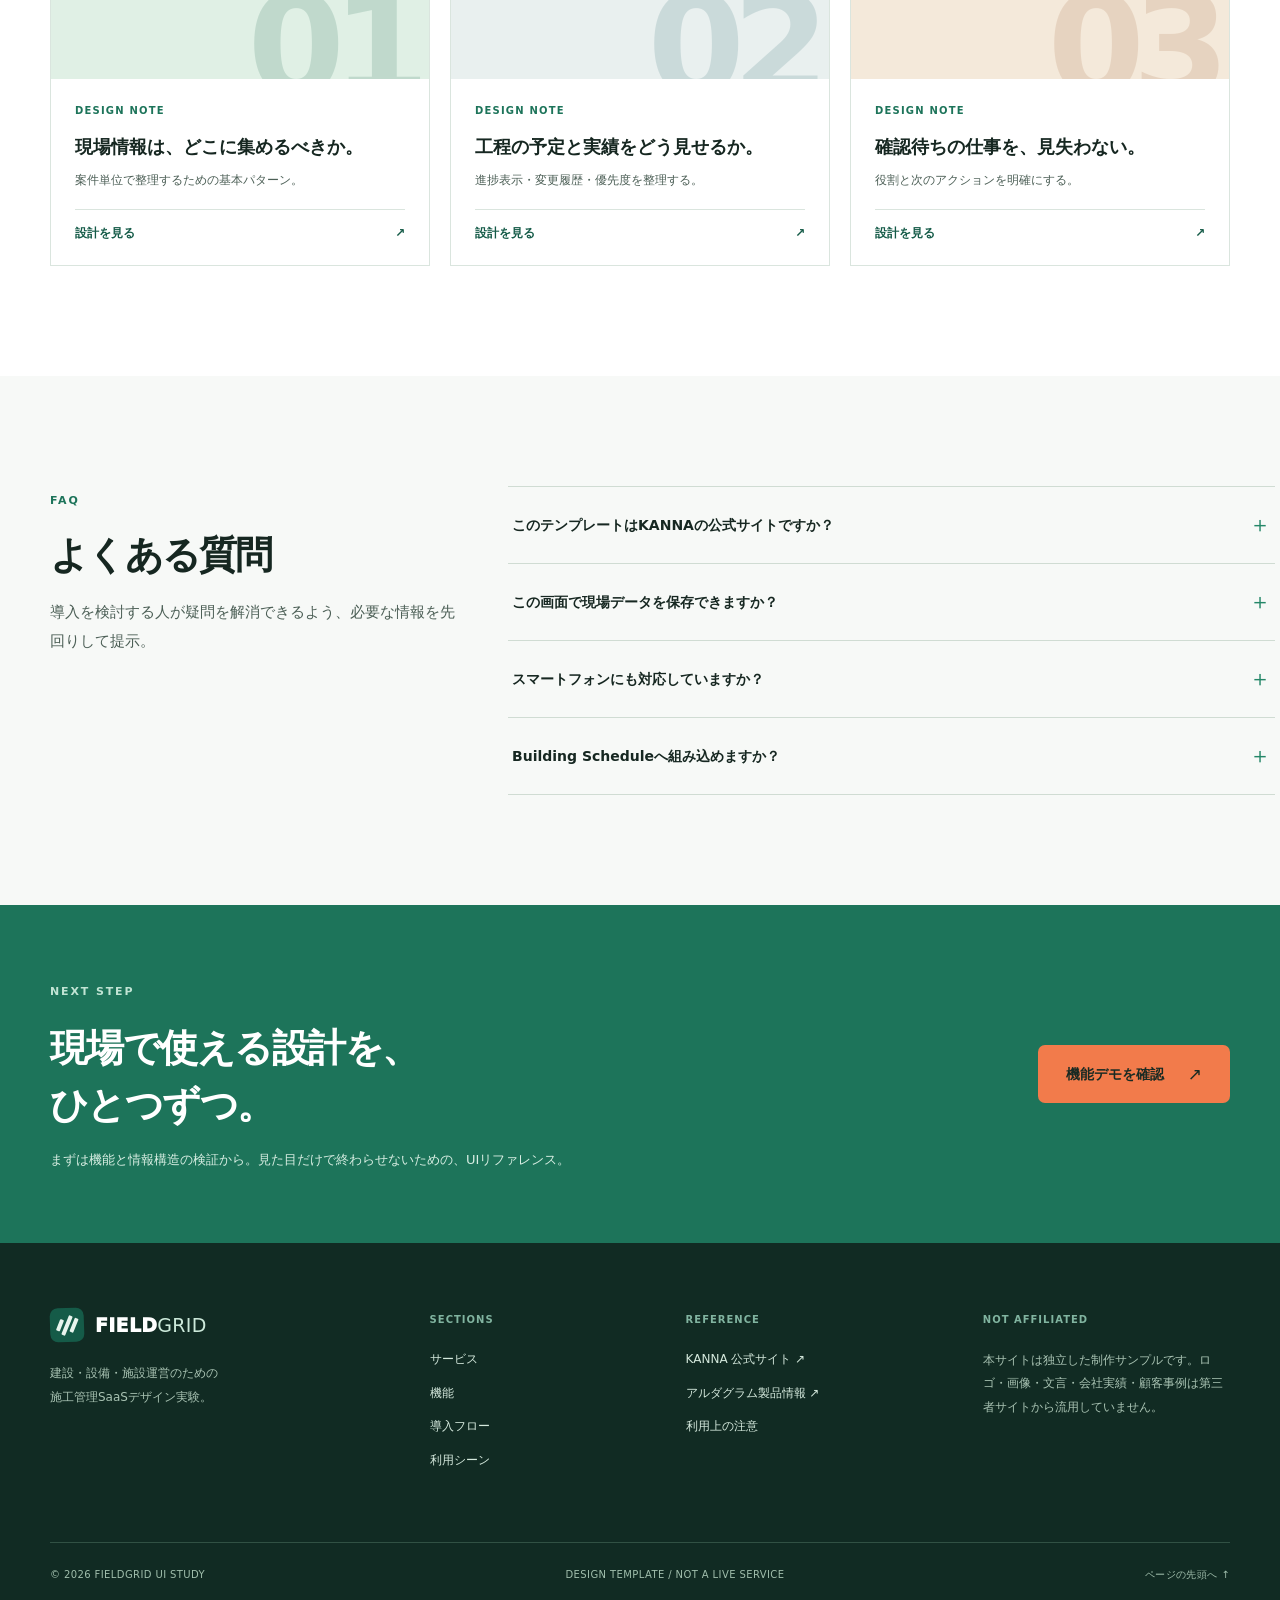
<file: kanna-inspired-marketing-template/index.html>
<!doctype html>
<html lang="ja">
<head>
  <meta charset="utf-8">
  <meta name="viewport" content="width=device-width, initial-scale=1">
  <meta name="theme-color" content="#155b48">
  <meta name="description" content="建設・設備・施設運営の情報共有をテーマにした、オリジナルの施工管理SaaSマーケティングサイト用デザインテンプレート。">
  <title>FIELDGRID｜現場管理SaaS LPデザインテンプレート</title>
  <link rel="stylesheet" href="./styles.css">
  <script src="./app.js" defer></script>
</head>
<body>
  <a class="skip-link" href="#main">本文へスキップ</a>
  <header class="site-header" id="top">
    <div class="container header-inner">
      <a href="#top" class="logo" aria-label="FIELDGRID トップへ">
        <span class="logo-mark" aria-hidden="true"><i></i><i></i><i></i></span>
        <span>FIELD<span class="logo-light">GRID</span></span>
      </a>
      <nav class="desktop-nav" aria-label="主なページ内リンク">
        <a href="#solutions">サービス</a>
        <a href="#features">主な機能</a>
        <a href="#workflow">導入フロー</a>
        <a href="#scenarios">利用シーン</a>
        <a href="#faq">よくある質問</a>
      </nav>
      <div class="header-actions">
        <a class="header-link" href="#sample">画面デモ</a>
        <a class="button button-small button-orange" href="#features">機能を見る <span aria-hidden="true">↗</span></a>
      </div>
      <button id="mobileMenuButton" class="menu-toggle" type="button" aria-controls="mobileMenu" aria-expanded="false" aria-label="メニューを開く">
        <span></span><span></span><span></span>
      </button>
    </div>
    <nav class="mobile-menu" id="mobileMenu" aria-label="モバイルメニュー" hidden>
      <a href="#solutions">サービス</a><a href="#features">主な機能</a><a href="#workflow">導入フロー</a><a href="#scenarios">利用シーン</a><a href="#faq">よくある質問</a>
      <a href="#sample">画面デモを見る</a>
    </nav>
  </header>

  <main id="main">
    <section class="hero" aria-labelledby="hero-title">
      <div class="hero-mesh" aria-hidden="true"></div>
      <div class="container hero-layout">
        <div class="hero-copy">
          <span class="eyebrow eyebrow-light"><span class="eyebrow-line"></span> FIELD OPERATIONS PLATFORM</span>
          <h1 id="hero-title">現場管理を、<br><em>もっと明快に。</em></h1>
          <p class="hero-lead">工程も、報告も、現場の状況も。<br>必要な情報がすぐ見つかる、現場中心のワークスペース。</p>
          <div class="hero-buttons">
            <a class="button button-orange button-large" href="#sample">画面デモを見る <span aria-hidden="true">↗</span></a>
            <a class="button button-outline-white button-large" href="#solutions">サービスを知る <span aria-hidden="true">↓</span></a>
          </div>
          <div class="hero-notice">
            <span class="notice-mark" aria-hidden="true">●</span>
            <span>公開UIを研究した、独立制作のデザインテンプレートです。</span>
          </div>
        </div>
        <div class="hero-visual" id="sample">
          <div class="floating-label float-top"><span class="status-pip"></span> 現場情報をひとつに</div>
          <div class="device-browser" aria-label="施工管理ダッシュボードのサンプルUI">
            <div class="browser-bar"><span class="browser-dots" aria-hidden="true"><b></b><b></b><b></b></span><span class="browser-address">fieldgrid / projects / overview</span><span class="browser-more" aria-hidden="true">•••</span></div>
            <div class="dashboard-mock">
              <aside class="mock-side"><div class="mock-brand">FG <span>Fieldgrid</span></div><div class="mock-nav active"><span>▦</span> 概要</div><div class="mock-nav"><span>▤</span> 工程表</div><div class="mock-nav"><span>◫</span> 写真・資料</div><div class="mock-nav"><span>≡</span> 報告</div></aside>
              <div class="mock-main">
                <div class="mock-head"><div><small>PROJECT / OVERVIEW</small><strong>神山テラス改修プロジェクト</strong></div><span>進行中</span></div>
                <div class="mock-metrics"><div><small>全体進捗</small><strong>68%</strong><span>予定との差 -4pt</span></div><div><small>本日の工程</small><strong>04</strong><span>今日の作業</span></div><div><small>確認待ち</small><strong>02</strong><span>要対応</span></div></div>
                <div class="mock-board"><div class="mock-board-top"><strong>週間工程</strong><small>11月 第1週</small></div><div class="mock-timeline"><span>MON</span><span>TUE</span><span>WED</span><span>THU</span><span>FRI</span></div>
                  <div class="mock-taskline"><span>仮設・準備</span><i class="bar-a"></i></div>
                  <div class="mock-taskline"><span>設備配管</span><i class="bar-b"></i></div>
                  <div class="mock-taskline"><span>現場確認</span><i class="bar-c"></i></div>
                </div>
              </div>
            </div>
          </div>
          <div class="floating-label float-bottom"><span class="mini-check" aria-hidden="true">✓</span><span>情報がつながる、判断が速くなる</span></div>
        </div>
      </div>
      <div class="hero-bottom"><span>SCROLL TO EXPLORE</span><span aria-hidden="true">↓</span></div>
    </section>

    <section class="benefit-strip" aria-label="デザインコンセプト">
      <div class="container benefit-inner">
        <span class="benefit-heading">現場で求められる基本設計</span>
        <span><b aria-hidden="true">01</b> 探しやすい</span>
        <span><b aria-hidden="true">02</b> 伝わりやすい</span>
        <span><b aria-hidden="true">03</b> 使いやすい</span>
      </div>
    </section>

    <section class="section section-problems" id="problems">
      <div class="container">
        <div class="section-heading center reveal">
          <span class="eyebrow">PAIN POINTS</span>
          <h2>情報が分散すると、<br>現場の判断が遅くなる。</h2>
          <p>資料、進捗、連絡。作業のたびに違う場所を探す手間を減らすための情報設計。</p>
        </div>
        <div class="problem-grid">
          <article class="problem-card reveal"><span class="problem-index">01 / DISCOVER</span><span class="line-icon" aria-hidden="true">▤</span><h3>資料を探す時間</h3><p>図面や写真がメッセージに埋もれ、どれが最新版なのか分からなくなる。</p><div class="problem-foot">案件ごとに整理 <span aria-hidden="true">↗</span></div></article>
          <article class="problem-card reveal"><span class="problem-index">02 / ALIGN</span><span class="line-icon" aria-hidden="true">◷</span><h3>日程変更の伝達漏れ</h3><p>工程の変更が担当者へ届かず、確認作業と電話が増えてしまう。</p><div class="problem-foot">変更を可視化 <span aria-hidden="true">↗</span></div></article>
          <article class="problem-card reveal"><span class="problem-index">03 / REPORT</span><span class="line-icon" aria-hidden="true">▧</span><h3>報告の二重入力</h3><p>紙とExcelとチャットの情報が分かれ、同じ内容を何度も転記する。</p><div class="problem-foot">入力経路を整理 <span aria-hidden="true">↗</span></div></article>
        </div>
      </div>
    </section>

    <section class="section section-solutions" id="solutions">
      <div class="container">
        <div class="section-heading reveal">
          <span class="eyebrow">TWO WORKSPACES</span>
          <h2>情報共有から帳票まで。<br>目的に合わせて、すっきり使う。</h2>
          <p>機能をむやみに並べるのではなく、異なる仕事を2つのワークスペースに整理します。</p>
        </div>
        <div class="solution-grid">
          <article class="solution-card solution-green reveal">
            <div class="solution-top"><span class="solution-number">01</span><span class="solution-tag">PROJECT MANAGEMENT</span></div>
            <h3>案件を動かす<br><span>プロジェクト管理</span></h3>
            <p>工程表、タスク、メンバー、写真、資料。複数の現場を同じ視点で把握する。</p>
            <ul class="tag-list"><li>工程表</li><li>タスク</li><li>共有</li><li>状況確認</li></ul>
            <div class="solution-visual solution-visual-one" aria-hidden="true"><div class="mini-window"><div class="mini-title">PROJECT STATUS <span>● ACTIVE</span></div><div class="mini-row"><b>基礎工事</b><i style="width:72%"></i></div><div class="mini-row"><b>設備工事</b><i style="width:51%"></i></div><div class="mini-row"><b>内装工事</b><i style="width:27%"></i></div></div></div>
            <a class="solution-link" href="#features">関連機能を見る <span aria-hidden="true">↗</span></a>
          </article>
          <article class="solution-card solution-cream reveal">
            <div class="solution-top"><span class="solution-number">02</span><span class="solution-tag">FIELD REPORTING</span></div>
            <h3>記録を整える<br><span>デジタル帳票</span></h3>
            <p>現場からその場で入力。確認や提出までの流れを見渡せる情報設計。</p>
            <ul class="tag-list"><li>日報</li><li>チェックリスト</li><li>写真</li><li>承認</li></ul>
            <div class="solution-visual solution-visual-two" aria-hidden="true"><div class="mini-form"><strong>現場点検チェック</strong><div><span>設備点検</span><b>✓ 完了</b></div><div><span>安全確認</span><b>✓ 完了</b></div><div><span>報告日時</span><b>11/05</b></div></div></div>
            <a class="solution-link" href="#features">関連機能を見る <span aria-hidden="true">↗</span></a>
          </article>
        </div>
      </div>
    </section>

    <section class="section feature-section" id="features">
      <div class="container">
        <div class="section-heading center reveal">
          <span class="eyebrow">CAPABILITIES</span>
          <h2>現場の仕事に合わせて、<br>迷わず使える機能。</h2>
          <p>タブを切り替えると、機能ごとの説明とサンプル画面が変わります。</p>
        </div>
        <div class="feature-tabs" role="tablist" aria-label="機能カテゴリ">
          <button class="feature-tab active" role="tab" id="tab-projects" data-feature="projects" aria-controls="featurePanel" aria-selected="true" tabindex="0">案件一覧</button>
          <button class="feature-tab" role="tab" id="tab-schedule" data-feature="schedule" aria-controls="featurePanel" aria-selected="false" tabindex="-1">工程表</button>
          <button class="feature-tab" role="tab" id="tab-files" data-feature="files" aria-controls="featurePanel" aria-selected="false" tabindex="-1">写真・資料</button>
          <button class="feature-tab" role="tab" id="tab-reports" data-feature="reports" aria-controls="featurePanel" aria-selected="false" tabindex="-1">報告・帳票</button>
          <button class="feature-tab" role="tab" id="tab-chat" data-feature="chat" aria-controls="featurePanel" aria-selected="false" tabindex="-1">やり取り</button>
          <button class="feature-tab" role="tab" id="tab-approval" data-feature="approval" aria-controls="featurePanel" aria-selected="false" tabindex="-1">確認・承認</button>
        </div>
        <div class="feature-content" id="featurePanel" role="tabpanel" aria-labelledby="tab-projects" tabindex="0">
          <div class="feature-copy">
            <span id="featureNumber" class="feature-number">01 / 06</span>
            <h3 id="featureTitle">複数案件を、同じ視点で把握。</h3>
            <p id="featureDescription">現場ごとの進捗と担当を一覧化。何を先に確認するか、ひと目で分かる構成です。</p>
            <ul class="check-list" id="featurePoints"><li>進捗と担当状況をまとめる</li><li>ステータスごとに絞り込む</li><li>案件単位で情報を整理する</li></ul>
            <a href="#workflow" class="text-link">使い方を見る <span aria-hidden="true">↗</span></a>
          </div>
          <div class="feature-demo" aria-label="選択中の機能のサンプル画面">
            <div class="feature-demo-top"><span class="demo-dots" aria-hidden="true">•••</span><span>PROJECT WORKSPACE</span><span class="demo-status">DEMO UI</span></div>
            <div class="feature-demo-body">
              <div class="demo-head"><div><span class="small-caps" id="demoEyebrow">PROJECTS</span><strong id="demoTitle">現場一覧</strong></div><span class="demo-action" id="demoAction">＋ 現場を追加</span></div>
              <div class="demo-list" id="demoList">
                <div class="demo-item"><span class="demo-item-icon">01</span><span>神山テラス改修</span><b>進行中</b></div>
                <div class="demo-item"><span class="demo-item-icon">02</span><span>東町オフィス新築</span><b>準備中</b></div>
                <div class="demo-item"><span class="demo-item-icon">03</span><span>南山設備更新</span><b>確認待ち</b></div>
              </div>
              <div class="demo-foot"><span>表示内容はサンプルデータです</span><span id="demoCount">3 PROJECTS</span></div>
            </div>
          </div>
        </div>
        <p class="sample-note">※ このテンプレートはUI検証用です。各機能のサーバー処理や認証は実装していません。</p>
      </div>
    </section>

    <section class="section workflow-section" id="workflow">
      <div class="container">
        <div class="section-heading center reveal"><span class="eyebrow">HOW IT WORKS</span><h2>始めるまでの流れも、<br>わかりやすく。</h2><p>利用開始時に必要な作業を、3つのステップで伝えるコンテンツ設計。</p></div>
        <ol class="workflow-grid">
          <li class="workflow-step reveal"><span class="workflow-no">STEP 01</span><div class="step-symbol" aria-hidden="true">▤</div><h3>案件を作成する</h3><p>現場名と工期、責任者を登録。まずは最低限の情報から。</p></li>
          <li class="workflow-step reveal"><span class="workflow-no">STEP 02</span><div class="step-symbol" aria-hidden="true">▦</div><h3>工程を可視化する</h3><p>工程の開始・終了と前後関係をまとめて見える化。</p></li>
          <li class="workflow-step reveal"><span class="workflow-no">STEP 03</span><div class="step-symbol" aria-hidden="true">✓</div><h3>関係者と確認する</h3><p>変更内容と担当を共有し、現場で使い続けられる運用へ。</p></li>
        </ol>
      </div>
    </section>

    <section class="section outcomes-section" id="outcomes">
      <div class="container outcomes-layout">
        <div class="outcomes-copy reveal"><span class="eyebrow">DESIGN PRINCIPLES</span><h2>「入力する」より、<br>「状況が分かる」へ。</h2><p>機能数ではなく、現場で判断できるまでの距離を短くする。色・文字・操作導線に役割を持たせます。</p><a class="button button-dark" href="#scenarios">利用シーンを見る <span aria-hidden="true">↗</span></a></div>
        <div class="outcome-grid"><div class="outcome-tile reveal"><span>01</span><strong>情報の所在</strong><p>案件単位で情報を分類し、検索の手間を減らす。</p></div><div class="outcome-tile reveal"><span>02</span><strong>変更の明確さ</strong><p>いつ・どの工程が変わったかを読み取れる表示。</p></div><div class="outcome-tile reveal"><span>03</span><strong>優先度の区別</strong><p>意味のある色とサイズで重要な情報を強調。</p></div><div class="outcome-tile reveal"><span>04</span><strong>現場での可読性</strong><p>スマホとPCのどちらでも主要タスクを見失わない。</p></div></div>
      </div>
    </section>

    <section class="section scenarios-section" id="scenarios">
      <div class="container">
        <div class="section-heading reveal"><span class="eyebrow">USE CASES</span><h2>使う人が変わっても、<br>必要な情報へすぐに。</h2><p>役割ごとの情報の見え方を分ける、業務画面の設計例。</p></div>
        <div class="scenario-grid">
          <article class="scenario-card reveal"><div class="scenario-art art-one"><span class="art-building" aria-hidden="true"><i></i><i></i><i></i></span></div><div class="scenario-body"><span>FOR SITE MANAGERS</span><h3>現場監督</h3><p>遅延と注意工程を確認し、次の作業を調整する。</p></div></article>
          <article class="scenario-card reveal"><div class="scenario-art art-two"><span class="art-document" aria-hidden="true"><i></i><i></i><i></i></span></div><div class="scenario-body"><span>FOR PARTNERS</span><h3>協力会社</h3><p>自社の作業日程と変更箇所だけを素早く把握する。</p></div></article>
          <article class="scenario-card reveal"><div class="scenario-art art-three"><span class="art-chart" aria-hidden="true"><i></i><i></i><i></i></span></div><div class="scenario-body"><span>FOR OWNERS</span><h3>発注者・管理者</h3><p>現場の進み具合と大きな変更を分かりやすく見る。</p></div></article>
        </div>
      </div>
    </section>

    <section class="section resource-section" id="resources">
      <div class="container">
        <div class="resource-top">
          <div class="section-heading reveal"><span class="eyebrow">RESOURCES</span><h2>現場をもっと理解する<br>UI研究ノート。</h2><p>記事・お知らせ・セミナー紹介に応用できる、情報カードのデザインパターン。</p></div>
          <a href="#features" class="text-link">機能一覧に戻る <span aria-hidden="true">↗</span></a>
        </div>
        <div class="resource-grid">
          <article class="resource-card reveal"><div class="resource-visual resource-a"><span>FIELD / RESEARCH</span><b aria-hidden="true">01</b></div><div class="resource-body"><span class="resource-type">DESIGN NOTE</span><h3>現場情報は、どこに集めるべきか。</h3><p>案件単位で整理するための基本パターン。</p><a href="#solutions">設計を見る <span aria-hidden="true">↗</span></a></div></article>
          <article class="resource-card reveal"><div class="resource-visual resource-b"><span>PLANNING / UX</span><b aria-hidden="true">02</b></div><div class="resource-body"><span class="resource-type">DESIGN NOTE</span><h3>工程の予定と実績をどう見せるか。</h3><p>進捗表示・変更履歴・優先度を整理する。</p><a href="#features">設計を見る <span aria-hidden="true">↗</span></a></div></article>
          <article class="resource-card reveal"><div class="resource-visual resource-c"><span>FIELD / WORKFLOW</span><b aria-hidden="true">03</b></div><div class="resource-body"><span class="resource-type">DESIGN NOTE</span><h3>確認待ちの仕事を、見失わない。</h3><p>役割と次のアクションを明確にする。</p><a href="#workflow">設計を見る <span aria-hidden="true">↗</span></a></div></article>
        </div>
      </div>
    </section>

    <section class="section faq-section" id="faq">
      <div class="container faq-grid">
        <div class="faq-heading reveal"><span class="eyebrow">FAQ</span><h2>よくある質問</h2><p>導入を検討する人が疑問を解消できるよう、必要な情報を先回りして提示。</p></div>
        <div class="faq-list">
          <details><summary>このテンプレートはKANNAの公式サイトですか？ <span aria-hidden="true">＋</span></summary><p>いいえ。施工管理SaaSの公開ページから情報設計の原則を研究し、独自に制作したデザインテンプレートです。KANNAの運営・提供元とは関係ありません。</p></details>
          <details><summary>この画面で現場データを保存できますか？ <span aria-hidden="true">＋</span></summary><p>できません。デザイン・情報設計・モーション確認用の静的デモです。認証、DB、ファイルアップロードなどの実装は含まれていません。</p></details>
          <details><summary>スマートフォンにも対応していますか？ <span aria-hidden="true">＋</span></summary><p>はい。ヘッダー、2カラムのセクション、機能タブは画面幅に応じて再配置され、モバイルでも操作可能です。</p></details>
          <details><summary>Building Scheduleへ組み込めますか？ <span aria-hidden="true">＋</span></summary><p>コンポーネントの原則を参照して部分的に移植できます。ただし、既存のプロダクトUIやデータモデルと照合して、必要なものだけ採用します。</p></details>
        </div>
      </div>
    </section>

    <section class="bottom-cta" id="contact">
      <div class="container bottom-cta-inner">
        <div><span class="eyebrow eyebrow-light">NEXT STEP</span><h2>現場で使える設計を、<br>ひとつずつ。</h2><p>まずは機能と情報構造の検証から。見た目だけで終わらせないための、UIリファレンス。</p></div>
        <a class="button button-orange button-large" href="#features">機能デモを確認 <span aria-hidden="true">↗</span></a>
      </div>
    </section>
  </main>

  <footer class="site-footer">
    <div class="container footer-grid">
      <div><a href="#top" class="logo footer-logo"><span class="logo-mark" aria-hidden="true"><i></i><i></i><i></i></span><span>FIELD<span class="logo-light">GRID</span></span></a><p>建設・設備・施設運営のための<br>施工管理SaaSデザイン実験。</p></div>
      <div><h3>SECTIONS</h3><a href="#solutions">サービス</a><a href="#features">機能</a><a href="#workflow">導入フロー</a><a href="#scenarios">利用シーン</a></div>
      <div><h3>REFERENCE</h3><a href="https://lp.kanna4u.com/" target="_blank" rel="noopener noreferrer">KANNA 公式サイト ↗</a><a href="https://aldagram.com/service/" target="_blank" rel="noopener noreferrer">アルダグラム製品情報 ↗</a><a href="#faq">利用上の注意</a></div>
      <div class="footer-col-note"><h3>NOT AFFILIATED</h3><p>本サイトは独立した制作サンプルです。ロゴ・画像・文言・会社実績・顧客事例は第三者サイトから流用していません。</p></div>
    </div>
    <div class="container footer-bottom"><span>© 2026 FIELDGRID UI STUDY</span><span>DESIGN TEMPLATE / NOT A LIVE SERVICE</span><a href="#top">ページの先頭へ ↑</a></div>
  </footer>
</body>
</html>
</file>
<file: codebase-client-ui/style.css>
:root{font-family:Inter,-apple-system,BlinkMacSystemFont,"Segoe UI","Hiragino Kaku Gothic ProN","Yu Gothic",sans-serif;color:#343a40;background:#f0f2f5;--blue:#0665d0;--blue-dark:#0556b3;--nav:#343a40;--nav-deep:#2b3035;--muted:#6c757d;--line:#e4e7ea;--paper:#fff;--surface:#f7f8f9;--green:#46c37b;--shadow:0 1px 2px rgba(0,0,0,.04),0 2px 8px rgba(0,0,0,.04)}*{box-sizing:border-box}html,body{margin:0;min-height:100%;background:#f0f2f5}button,input,select{font:inherit}button{cursor:pointer}.app-shell{min-height:100vh;display:flex}.sidebar{position:fixed;inset:0 auto 0 0;width:240px;background:var(--nav);color:#c7cbd0;z-index:30;box-shadow:2px 0 8px rgba(0,0,0,.08)}.sidebar-brand{height:64px;display:flex;align-items:center;gap:12px;padding:0 20px;background:var(--nav-deep);color:#fff}.brand-mark{display:grid;place-items:center;width:34px;height:34px;background:var(--blue);font-size:11px;font-weight:800}.sidebar-brand strong{font-size:12px;line-height:1.15;letter-spacing:.06em}.project-label{padding:24px 20px 7px;font-size:9px;font-weight:800;letter-spacing:.15em;color:#858b91}.project-name{padding:0 20px 20px;color:#fff;font-size:13px;font-weight:700}.project-name small{display:block;margin-top:4px;color:#858b91;font-size:9px;font-weight:500}.side-nav{border-top:1px solid rgba(255,255,255,.05);padding:10px 0}.side-link{width:100%;height:44px;border:0;background:transparent;color:#adb3b9;padding:0 20px;display:flex;align-items:center;gap:12px;text-align:left;font-size:12px}.side-link:hover{color:#fff;background:rgba(255,255,255,.035)}.side-link.active{color:#fff;background:rgba(6,101,208,.16);border-left:3px solid var(--blue);padding-left:17px}.nav-icon{width:20px;text-align:center;font-size:14px}.sidebar-note{position:absolute;bottom:18px;left:18px;right:18px;padding:13px;background:rgba(0,0,0,.12);border:1px solid rgba(255,255,255,.05)}.sidebar-note span{font-size:9px;font-weight:800;color:#fff}.sidebar-note p{margin:6px 0 0;font-size:9px;line-height:1.55;color:#90969c}.workspace{width:calc(100% - 240px);margin-left:240px;min-width:0}.topbar{height:64px;position:sticky;top:0;z-index:20;background:#fff;border-bottom:1px solid var(--line);display:flex;align-items:center;padding:0 24px;box-shadow:0 1px 3px rgba(0,0,0,.03)}.menu-button{display:none;border:0;background:transparent;font-size:18px;color:#6c757d}.topbar-title{display:flex;align-items:baseline;gap:8px}.topbar-title strong{font-size:13px}.topbar-title span{font-size:10px;color:#9aa0a6}.topbar-actions{margin-left:auto;display:flex;align-items:center;gap:16px}.save-state{font-size:10px;color:#7c838a;display:flex;align-items:center;gap:6px}.save-state i{width:7px;height:7px;border-radius:50%;background:var(--green)}.icon-action{border:1px solid #dfe3e7;background:#fff;padding:8px 10px;color:#687078;font-size:10px}.content{padding:28px;max-width:1500px;margin:0 auto}.content-head{display:flex;justify-content:space-between;align-items:flex-end;gap:24px;margin-bottom:24px}.breadcrumb{margin:0 0 7px!important;font-size:9px!important;font-weight:800;letter-spacing:.13em;color:#9aa0a6!important}.content-head h1{margin:0;font-size:25px;font-weight:600;letter-spacing:-.025em;color:#343a40}.content-head p{margin:7px 0 0;font-size:11px;line-height:1.6;color:#7d848b}.primary{border:0;background:var(--blue);color:#fff;padding:10px 15px;font-size:11px;font-weight:700;box-shadow:0 1px 2px rgba(6,101,208,.2)}.primary:hover{background:var(--blue-dark)}.block{background:#fff;border:1px solid #e5e7e9;box-shadow:var(--shadow)}.block-head{height:58px;padding:0 18px;display:flex;align-items:center;justify-content:space-between;border-bottom:1px solid var(--line)}.block-head>div{display:grid;gap:3px}.block-head strong{font-size:12px;font-weight:700}.block-head small{font-size:9px;color:#90979d}.badge{padding:5px 8px;background:#edf5fe;color:var(--blue);font-size:9px;font-weight:700}.schedule-scroll{overflow-x:auto}.schedule-min{min-width:980px}.dates{margin-left:220px;height:42px;display:grid;grid-template-columns:repeat(21,minmax(36px,1fr));border-bottom:1px solid var(--line)}.dates span{display:grid;place-items:center;border-left:1px solid #eef0f2;font-size:9px;color:#858c93;background:#fafbfc}.row{display:grid;grid-template-columns:220px 1fr;min-height:60px;border-bottom:1px solid #edf0f2}.row:last-child{border-bottom:0}.label{padding:11px 16px;background:#fbfbfc;border-right:1px solid var(--line)}.label b,.label small{display:block}.label b{font-size:11px;font-weight:600;color:#3c434a}.label small{margin-top:5px;color:#979da3;font-size:9px}.track{position:relative;background:repeating-linear-gradient(to right,transparent 0,transparent calc(4.7619% - 1px),#eef0f2 calc(4.7619% - 1px),#eef0f2 4.7619%);touch-action:none}.bar{position:absolute;top:14px;height:32px;border-radius:2px;background:var(--blue);color:#fff;text-align:left;font-size:10px;font-weight:700;overflow:hidden;white-space:nowrap;box-shadow:0 1px 2px rgba(6,101,208,.2);transition:background .12s,box-shadow .12s;cursor:grab;user-select:none;touch-action:none;display:flex;align-items:center}.bar:hover{background:var(--blue-dark);box-shadow:0 2px 5px rgba(6,101,208,.3)}.bar.dragging{cursor:grabbing;background:var(--blue-dark);box-shadow:0 5px 14px rgba(6,101,208,.32);z-index:5}.bar-title{padding:0 12px;overflow:hidden;text-overflow:ellipsis;pointer-events:none}.resize-handle{position:absolute;top:0;bottom:0;width:10px;z-index:2;cursor:ew-resize}.resize-handle.left{left:0}.resize-handle.right{right:0}.resize-handle:after{content:'';position:absolute;top:8px;bottom:8px;width:2px;border-radius:2px;background:rgba(255,255,255,.72);opacity:0;transition:opacity .12s}.resize-handle.left:after{left:4px}.resize-handle.right:after{right:4px}.bar:hover .resize-handle:after,.bar.dragging .resize-handle:after{opacity:1}.empty-track{min-height:59px}.empty-track:hover{background-color:#f5f9fe}.empty-track:hover:after{content:'ドラッグして工程を追加';position:absolute;left:16px;top:21px;font-size:9px;color:#6686aa}#networkSvg{width:100%;min-height:520px;background:#fafbfc}.edge{stroke:#9ba3aa;stroke-width:1.5;fill:none;marker-end:url(#arrow)}.node rect{fill:#fff;stroke:#c8cdd2;stroke-width:1;rx:2}.node text{font-size:11px;fill:#343a40}.node .code{font-size:9px;font-weight:800;fill:var(--blue)}dialog{border:0;padding:0;width:min(520px,calc(100% - 28px));box-shadow:0 20px 60px rgba(0,0,0,.25)}dialog::backdrop{background:rgba(30,35,40,.55)}form{padding:24px;display:grid;gap:17px}.dialog-head{display:flex;justify-content:space-between;align-items:flex-start;padding-bottom:15px;border-bottom:1px solid var(--line)}.dialog-head span{font-size:9px;color:var(--blue);font-weight:800;letter-spacing:.08em}.dialog-head h2{margin:4px 0 0;font-size:20px;font-weight:600}.dialog-head button{width:30px;height:30px;border:1px solid var(--line);background:#fff;color:#727980;font-size:18px}label{display:grid;gap:7px;font-size:10px;font-weight:700;color:#555d65}input,select{width:100%;padding:10px 11px;border:1px solid #d7dbe0;background:#fff;color:#343a40;outline:none;font-size:11px}input:focus,select:focus{border-color:#7aafe9;box-shadow:0 0 0 3px rgba(6,101,208,.08)}.two{display:grid;grid-template-columns:1fr 1fr;gap:12px}.hint{margin:0;padding:10px 12px;background:#f4f6f8;color:#7a8289;font-size:9px;line-height:1.6}.actions{display:flex;justify-content:flex-end;gap:8px;padding-top:3px}.actions button{padding:9px 13px;border:1px solid #dfe3e7;background:#fff;font-size:10px;font-weight:700;color:#606870}.actions #save{background:var(--blue);color:#fff;border-color:var(--blue)}@media(max-width:820px){.sidebar{transform:translateX(-100%)}.workspace{width:100%;margin-left:0}.menu-button{display:block;margin-right:12px}.content{padding:18px}.content-head{align-items:flex-start;flex-direction:column}.primary{width:100%}.topbar-title span,.save-state,.icon-action span{display:none}.schedule-min{min-width:900px}.dates{margin-left:170px}.row{grid-template-columns:170px 1fr}.two{grid-template-columns:1fr}}
</file>
<file: construction-saas-100/styles.css>
*{box-sizing:border-box}html{font-family:Inter,ui-sans-serif,-apple-system,BlinkMacSystemFont,"Segoe UI",sans-serif;background:#0d0f12;color:#101318}body{margin:0;min-height:100vh}.library-shell{display:grid;grid-template-columns:320px minmax(0,1fr);min-height:100vh}.catalog-panel{position:sticky;top:0;height:100vh;background:#111419;color:#f7f8fa;border-right:1px solid #2a2f37;display:flex;flex-direction:column;overflow:hidden}.catalog-brand{display:flex;align-items:center;gap:12px;padding:20px;border-bottom:1px solid #252a31}.brand-mark{display:grid;place-items:center;width:42px;height:42px;border-radius:12px;background:#f3f4f6;color:#111;font-weight:900;font-size:13px}.catalog-brand strong,.catalog-brand small{display:block}.catalog-brand small{color:#8e97a5;margin-top:3px}.catalog-controls{padding:14px 16px 10px}.search-box{height:42px;display:flex;align-items:center;gap:8px;padding:0 12px;border:1px solid #303640;border-radius:10px;background:#191d23}.search-box span{color:#8e97a5}.search-box input{width:100%;border:0;outline:0;background:transparent;color:white;font-size:13px}.filter-row{display:grid;grid-template-columns:1fr 1fr;gap:8px;margin-top:8px}.filter-row select{min-width:0;background:#191d23;color:#cfd5dd;border:1px solid #303640;border-radius:9px;padding:9px;font-size:11px}.catalog-summary{display:flex;align-items:center;justify-content:space-between;padding:4px 18px 10px;color:#8e97a5;font-size:11px}.catalog-summary button{border:0;background:transparent;color:#cbd2dc;font-size:11px;cursor:pointer}.catalog-list{overflow:auto;padding:0 8px 18px}.catalog-item{width:100%;display:grid;grid-template-columns:38px minmax(0,1fr);align-items:center;text-align:left;gap:8px;border:0;background:transparent;color:#d8dde5;padding:9px 10px;border-radius:9px;cursor:pointer}.catalog-item:hover{background:#1a1f26}.catalog-item.active{background:#f4f5f6;color:#11151b}.catalog-index{font-size:10px;opacity:.55;font-variant-numeric:tabular-nums}.catalog-item b,.catalog-item small{display:block;white-space:nowrap;overflow:hidden;text-overflow:ellipsis}.catalog-item b{font-size:12px}.catalog-item small{font-size:10px;margin-top:3px;opacity:.6}.workspace{min-width:0;background:#f3f3f1;padding:28px clamp(18px,3vw,46px) 50px}.workspace-header{display:flex;align-items:flex-end;justify-content:space-between;gap:24px;max-width:1500px;margin:auto}.eyebrow{font-size:10px;font-weight:800;letter-spacing:.13em;color:#777f89;margin:0 0 6px}.workspace-header h1{font-size:clamp(28px,4vw,52px);line-height:1;margin:0;letter-spacing:-.045em}.reference-meta{font-size:12px;color:#70757e;margin:8px 0 0}.header-actions{display:flex;gap:8px}.button{border:1px solid #d4d6da;border-radius:10px;padding:10px 14px;font-weight:700;font-size:12px;text-decoration:none;cursor:pointer}.button.secondary{background:white;color:#1c2025}.button.primary{background:#14171c;color:#fff;border-color:#14171c}.notice{max-width:1500px;margin:22px auto 14px;padding:10px 13px;border:1px solid #dbddd8;border-radius:10px;background:#fafbf8;display:flex;gap:8px;font-size:11px;color:#555d66}.notice strong{color:#11151a;white-space:nowrap}.preview-wrap{max-width:1500px;margin:auto;background:#e8e9e6;border:1px solid #d7d9d5;border-radius:18px;padding:10px}.preview-toolbar{display:flex;justify-content:space-between;align-items:center;padding:2px 4px 10px}.device-switcher{display:flex;gap:4px}.device-button{border:0;border-radius:7px;background:transparent;padding:7px 9px;font-size:10px;font-weight:700;color:#737982;cursor:pointer}.device-button.active{background:white;color:#171a1f;box-shadow:0 1px 4px #00000010}.preview-tags{display:flex;gap:5px;flex-wrap:wrap;justify-content:flex-end}.preview-tags span{padding:5px 7px;border-radius:999px;background:#dfe1dd;font-size:9px;font-weight:700;color:#626972}.preview-viewport{margin:auto;transition:width .25s ease;background:#fff;border:1px solid #d4d6d8;border-radius:12px;overflow:hidden;box-shadow:0 20px 45px #1c222b12}.preview-viewport.desktop{width:100%}.preview-viewport.tablet{width:min(860px,100%)}.preview-viewport.mobile{width:min(390px,100%)}.product-preview{height:680px;overflow:hidden;background:#eef1f4}.mock-app{--accent:hsl(var(--accent-h),75%,47%);--accent-soft:hsl(var(--accent-h),70%,95%);--accent-dark:hsl(var(--accent-h),48%,28%);--accent2:hsl(var(--accent2-h),70%,48%);display:grid;grid-template-columns:190px minmax(0,1fr);height:680px;color:#20252b;background:#f6f8fa;font-family:Inter,ui-sans-serif,sans-serif}.mock-sidebar{background:#15191f;color:#cbd1d9;padding:14px 11px;display:flex;flex-direction:column}.mock-logo{display:flex;align-items:center;gap:8px;padding:4px 5px 13px}.mock-logo>span{display:grid;place-items:center;width:28px;height:28px;border-radius:8px;background:var(--accent);color:#fff;font-size:9px;font-weight:900}.mock-logo b{font-size:11px;color:white;max-width:115px;white-space:nowrap;overflow:hidden;text-overflow:ellipsis}.mock-project{border:1px solid #2c333d;background:#1c2128;border-radius:9px;padding:10px;font-size:8px;color:#79828e;margin-bottom:12px}.mock-project strong,.mock-project small{display:block}.mock-project strong{font-size:11px;color:#eef1f5;margin:3px 0}.mock-project small{font-size:7px;letter-spacing:.1em}.mock-sidebar nav{display:flex;flex-direction:column;gap:2px}.mock-sidebar nav button{border:0;background:transparent;color:#9ca5b1;text-align:left;padding:9px;border-radius:7px;font-size:9px;cursor:pointer}.mock-sidebar nav button span{display:inline-block;width:18px}.mock-sidebar nav button.active{background:color-mix(in srgb,var(--accent) 18%,#1c2128);color:white}.mock-sidebar-bottom{margin-top:auto;display:flex;align-items:center;gap:8px;padding:10px 5px}.avatar{display:grid;place-items:center;width:27px;height:27px;border-radius:50%;background:#343b45;font-size:8px;font-weight:800}.mock-sidebar-bottom b,.mock-sidebar-bottom small{display:block;font-size:8px}.mock-sidebar-bottom small{color:#77808b;margin-top:2px}.mock-main{min-width:0;display:flex;flex-direction:column}.mock-topbar{height:58px;background:white;border-bottom:1px solid #e4e7eb;display:flex;justify-content:space-between;align-items:center;padding:0 18px}.mock-topbar small,.mock-topbar strong{display:block}.mock-topbar small{font-size:7px;color:#89919b;text-transform:uppercase;letter-spacing:.08em}.mock-topbar strong{font-size:12px;margin-top:2px}.mock-top-actions{display:flex;gap:6px}.mock-top-actions button,.panel button,.drawing-toolbar button,.model-toolbar button,.estimate-toolbar button{border:1px solid #dfe3e7;background:white;padding:7px 9px;border-radius:7px;font-size:8px;font-weight:700;color:#545d68}.mock-top-actions .accent-btn{background:var(--accent);color:white;border-color:var(--accent)}.mock-content{padding:16px;overflow:auto}.kpi-row{display:grid;grid-template-columns:repeat(3,1fr);gap:9px;margin-bottom:10px}.kpi{background:white;border:1px solid #e2e6ea;border-radius:10px;padding:12px}.kpi span,.kpi small{display:block;color:#858d97;font-size:8px}.kpi strong{display:block;font-size:20px;letter-spacing:-.04em;margin:5px 0 3px}.kpi small{color:#69737f}.two-col{display:grid;grid-template-columns:1.55fr 1fr;gap:10px;margin-top:10px}.two-col.wide-left{grid-template-columns:2fr 1fr}.panel{background:white;border:1px solid #e2e6ea;border-radius:10px;padding:12px;min-width:0}.panel-head{display:flex;align-items:center;justify-content:space-between;gap:8px;margin-bottom:10px}.panel-head b{font-size:10px}.panel-head span,.panel-head small{font-size:8px;color:#89919a}.task-row,.issue,.risk-row,.compliance-row{display:grid;align-items:center;gap:8px;padding:8px 0;border-top:1px solid #eff1f3}.task-row{grid-template-columns:16px 1fr auto}.task-row b,.task-row small,.issue b,.issue small,.risk-row b,.risk-row small,.compliance-row b,.compliance-row small{display:block;font-size:8px}.task-row small,.issue small,.risk-row small,.compliance-row small{color:#9299a2;margin-top:2px}.task-row em,.issue em,.risk-row em,.compliance-row em{font-style:normal;font-size:7px;color:#6e7782}.task-check{width:12px;height:12px;border:1px solid #bdc4cc;border-radius:50%}.task-check.done{background:var(--accent);border-color:var(--accent);box-shadow:inset 0 0 0 3px white}.attention-card{padding:10px;border-radius:8px;background:#f6f7f8;margin-top:7px}.attention-card.danger{background:#fff3ef;border-left:3px solid #e66742}.attention-card b{font-size:9px}.attention-card p{font-size:8px;line-height:1.45;color:#6e7680}.attention-card button{padding:5px 7px}.timeline-panel{margin-top:10px}.mini-gantt{display:grid;gap:7px}.gantt-row{display:grid;grid-template-columns:70px 1fr;align-items:center}.gantt-row label{font-size:7px;color:#69727c}.gantt-track{position:relative;height:13px;background:repeating-linear-gradient(90deg,#f0f2f4 0,#f0f2f4 calc(14.285% - 1px),#dfe3e7 calc(14.285% - 1px),#dfe3e7 14.285%);border-radius:4px;overflow:hidden}.gantt-track span{position:absolute;height:7px;top:3px;border-radius:4px;background:linear-gradient(90deg,var(--accent),var(--accent2))}.visual-workspace,.bim-workspace,.estimate-workspace{display:grid;grid-template-columns:minmax(0,1fr) 220px;grid-template-rows:42px minmax(0,1fr);height:622px}.drawing-toolbar,.model-toolbar,.estimate-toolbar{grid-column:1/-1;display:flex;align-items:center;gap:5px;padding:6px 10px;border-bottom:1px solid #e2e6ea;background:#fff}.drawing-toolbar span,.model-toolbar span{margin-left:auto;font-size:8px;color:#777f89}.drawing-canvas,.model-canvas,.estimate-plan{position:relative;overflow:hidden;background:#f7f8f8}.plan-lines{position:absolute;inset:8%;border:2px solid #aab1b8;background:repeating-linear-gradient(90deg,transparent 0,transparent 19%,#d7dce0 19.2%,transparent 19.5%),repeating-linear-gradient(0deg,transparent 0,transparent 24%,#d7dce0 24.2%,transparent 24.5%)}.plan-lines:before,.plan-lines:after{content:"";position:absolute;background:#aab1b8}.plan-lines:before{left:45%;top:0;width:2px;height:100%}.plan-lines:after{left:0;top:58%;width:100%;height:2px}.plan-pin{position:absolute;width:22px;height:22px;border-radius:50%;border:2px solid white;background:var(--accent);color:#fff;font-weight:800;font-size:8px;box-shadow:0 3px 10px #0002}.p1{left:25%;top:25%}.p2{left:62%;top:20%}.p3{left:54%;top:67%}.p4{left:78%;top:49%}.zoom-controls{position:absolute;bottom:12px;right:12px;display:grid;gap:4px}.zoom-controls button{width:28px;height:28px;border:1px solid #dce0e3;background:white;border-radius:6px}.issue-panel,.estimate-sheet{grid-column:2;grid-row:2;background:white;border-left:1px solid #e2e6ea;padding:12px;overflow:auto}.issue{grid-template-columns:20px 1fr auto}.issue>span,.risk-row>strong{display:grid;place-items:center;width:18px;height:18px;border-radius:50%;background:var(--accent-soft);color:var(--accent-dark);font-size:7px}.full-button{width:100%;margin-top:10px}.schedule-content{padding-bottom:30px}.gantt-large{padding:0 0 10px;overflow:hidden}.gantt-large>.panel-head{padding:12px;margin:0}.gantt-large>.panel-head small{display:block;margin-top:2px}.gantt-grid-head,.gantt-line{display:grid;grid-template-columns:145px 1fr}.gantt-grid-head{border-top:1px solid #edf0f2;border-bottom:1px solid #edf0f2}.gantt-grid-head>span{padding:7px 10px;font-size:7px;color:#87909a}.gantt-grid-head>div{display:grid}.gantt-grid-head b{font-size:7px;text-align:center;padding:7px 0}.gantt-grid-head{grid-template-columns:145px repeat(7,1fr)}.gantt-line label{padding:7px 10px;border-right:1px solid #edf0f2}.gantt-line label b,.gantt-line label small{display:block;font-size:7px}.gantt-line label small{color:#959ca4;margin-top:2px}.gantt-week{position:relative;background:repeating-linear-gradient(90deg,#fff 0,#fff calc(14.285% - 1px),#edf0f2 calc(14.285% - 1px),#edf0f2 14.285%)}.gantt-week i{position:absolute;border-radius:4px}.baseline{top:4px;height:4px;background:#ccd2d8}.current{top:11px;height:8px;background:var(--accent)}.current.critical{background:#df6449}.list-line{display:flex;justify-content:space-between;border-top:1px solid #eef1f3;padding:8px 0;font-size:8px}.list-line em{font-style:normal;color:#8c949e}.recovery strong{font-size:14px}.recovery p{font-size:8px;color:#727b85}.table-head,.table-row{display:grid;grid-template-columns:1.6fr .8fr .8fr .6fr;gap:8px;align-items:center}.table-head{font-size:7px;color:#9098a2;border-bottom:1px solid #edf0f2;padding:0 0 6px}.table-row{font-size:8px;border-bottom:1px solid #f0f2f4;padding:8px 0}.table-row>strong{text-align:right}.status-pill{justify-self:start;padding:3px 6px;border-radius:999px;background:var(--accent-soft);color:var(--accent-dark);font-size:7px}.bars{height:130px;display:flex;gap:6px;align-items:flex-end;border-bottom:1px solid #dfe3e7}.bars i{flex:1;background:linear-gradient(180deg,var(--accent),color-mix(in srgb,var(--accent) 55%,white));border-radius:4px 4px 0 0}.split-stat{display:grid;grid-template-columns:1fr 1fr;gap:8px;margin-top:10px}.split-stat span{font-size:7px;color:#8c949d}.split-stat b{display:block;font-size:14px;color:#1d2228}.project-banner{display:grid;grid-template-columns:1fr auto auto;gap:20px;align-items:center;background:#171c22;color:white;border-radius:11px;padding:13px 15px;margin-bottom:10px}.project-banner small,.project-banner span{display:block;color:#8d98a6;font-size:7px}.project-banner h3{font-size:13px;margin:3px 0}.project-banner>div:not(:first-child){padding-left:16px;border-left:1px solid #353d47}.project-banner b{font-size:9px}.project-banner .good{color:#8fd1a8}.control-grid{display:grid;grid-template-columns:repeat(4,1fr);gap:6px}.control-grid>div{background:#f6f7f8;border-radius:7px;padding:9px}.control-grid span,.control-grid small{display:block;font-size:7px;color:#858e98}.control-grid strong{display:block;font-size:18px;margin:4px 0}.activity{margin-top:12px}.activity>b{font-size:8px}.activity p{display:grid;grid-template-columns:10px 1fr auto;align-items:center;gap:4px;margin:7px 0;font-size:8px}.activity p>span{width:6px;height:6px;border-radius:50%;background:var(--accent)}.activity p small{font-size:7px;color:#939aa3}.risk-row{grid-template-columns:24px 1fr auto}.building-model{position:absolute;width:62%;height:58%;left:16%;top:19%;transform:skewY(-7deg) rotateX(55deg) rotateZ(-18deg);transform-style:preserve-3d}.slab{position:absolute;left:5%;width:90%;height:28%;border:2px solid color-mix(in srgb,var(--accent) 55%,#74808c);background:color-mix(in srgb,var(--accent) 10%,white)}.s1{top:62%}.s2{top:34%}.s3{top:6%}.core{position:absolute;width:20%;height:88%;left:42%;top:4%;border:2px solid #6d7681;background:#d7dde1}.column{position:absolute;width:4%;height:82%;background:#9099a3;top:8%}.c1{left:18%}.c2{left:72%}.c3{left:87%}.model-issue{position:absolute;left:58%;top:36%;width:24px;height:24px;border:2px solid white;border-radius:50%;background:#e46748;color:white;font-weight:900}.model-axis{position:absolute;left:12px;bottom:12px;font-size:8px;color:#79828d}.model-tabs{display:grid;grid-template-columns:repeat(3,1fr);gap:3px;margin-top:12px}.model-tabs button{border:0;border-radius:5px;padding:6px;background:#f0f2f4;font-size:7px}.model-tabs .active{background:var(--accent);color:white}.compliance-row{grid-template-columns:28px 1fr auto}.compliance-icon{display:grid;place-items:center;width:23px;height:23px;border-radius:7px;background:#e7f5ea;color:#2e7d48;font-weight:800;font-size:8px}.compliance-icon.warn{background:#fff1e9;color:#c75c32}.donut{width:105px;height:105px;margin:8px auto 14px;border-radius:50%;background:conic-gradient(var(--accent) 0 84%,#e9edf0 84%);display:grid;place-items:center}.donut:before{content:"";grid-area:1/1;width:75px;height:75px;border-radius:50%;background:white}.donut span{grid-area:1/1;z-index:1;text-align:center}.donut b,.donut small{display:block}.donut b{font-size:18px}.donut small{font-size:7px;color:#858d97}.resource-board{padding:0;overflow:hidden}.resource-board>.panel-head{padding:12px;margin:0}.resource-head,.resource-row{display:grid;grid-template-columns:120px repeat(5,1fr);align-items:stretch}.resource-head{border-top:1px solid #edf0f2;border-bottom:1px solid #edf0f2;color:#858e98;font-size:7px}.resource-head span,.resource-head b{padding:7px}.resource-head b{text-align:center}.resource-row label{padding:9px;border-right:1px solid #edf0f2;font-size:8px;font-weight:700}.resource-row label small{display:block;margin-top:2px;color:#929aa3;font-weight:400}.load{position:relative;border-right:1px solid #edf0f2;border-bottom:1px solid #f2f3f4;display:flex;align-items:center;justify-content:center}.load i{position:absolute;left:8%;height:8px;background:var(--accent-soft);border-left:3px solid var(--accent);border-radius:3px}.load em{z-index:1;font-size:7px;font-style:normal}.load.over i{background:#fff0eb;border-color:#df6449}.reality-grid{display:grid;grid-template-columns:1.5fr 1fr;gap:10px}.site-image{position:relative;height:390px;overflow:hidden;border-radius:8px;background:linear-gradient(#c8d5dd 0 38%,#b8aea0 38%)}.site-structure{position:absolute;left:16%;right:10%;top:14%;bottom:9%;background:linear-gradient(90deg,transparent 0 8%,#8f969d 8% 10%,transparent 10% 35%,#8f969d 35% 37%,transparent 37% 65%,#8f969d 65% 67%,transparent 67% 90%,#8f969d 90% 92%,transparent 92%),repeating-linear-gradient(0deg,#bfc4c8 0 5%,#747b82 5% 7%,transparent 7% 24%)}.site-structure i{position:absolute;background:#7f878e}.ai-box{position:absolute;padding:5px 7px;border-radius:5px;background:#1f9b67;color:white;font-size:7px;font-weight:800}.ai-box.b1{left:23%;top:25%}.ai-box.b2{left:60%;top:50%}.ai-box.warning{background:#df6646}.capture-path{position:absolute;left:18%;bottom:12%;width:65%;border-bottom:2px dashed #fff8;transform:rotate(-8deg)}.progress-compare{padding:9px 0;border-top:1px solid #eef1f3;display:grid;grid-template-columns:95px 1fr 34px;gap:7px;align-items:center}.progress-compare b,.progress-compare small{display:block;font-size:7px}.progress-compare small{color:#8d96a0;margin-top:2px}.progress-track{height:7px;background:#edf0f2;position:relative;border-radius:5px}.progress-track i{display:block;height:100%;background:var(--accent);border-radius:5px}.progress-track span{position:absolute;top:-3px;width:2px;height:13px;background:#252a31}.progress-compare em{font-style:normal;font-size:7px;text-align:right}.board{display:grid;grid-template-columns:repeat(4,1fr);gap:8px;align-items:start}.board>section{background:#eef1f3;border-radius:9px;padding:8px}.board header{display:flex;justify-content:space-between;font-size:8px;margin-bottom:7px}.board article{background:white;border:1px solid #e0e4e7;border-radius:8px;padding:9px;margin-top:6px}.board article small,.board article b,.board article p{display:block}.board article small{font-size:6px;color:var(--accent-dark);text-transform:uppercase}.board article b{font-size:8px;margin:4px 0}.board article p{font-size:7px;color:#858d97}.board article div{display:flex;justify-content:space-between;font-size:7px}.board article em{font-style:normal;font-weight:800}.estimate-workspace{grid-template-columns:minmax(0,1fr) 240px}.estimate-plan .plan-lines{inset:7%}.plan-lines.dense{background:repeating-linear-gradient(90deg,transparent 0,transparent 12%,#d6dce1 12.2%,transparent 12.5%),repeating-linear-gradient(0deg,transparent 0,transparent 15%,#d6dce1 15.2%,transparent 15.5%)}.measure-line{position:absolute;left:22%;top:35%;width:42%;height:2px;background:var(--accent);transform:rotate(-12deg)}.measure-line i:before,.measure-line i:after{content:"";position:absolute;width:7px;height:7px;border:2px solid var(--accent);background:white;border-radius:50%;top:-4px}.measure-line i:before{left:-4px}.measure-line i:after{right:-4px}.measure-line b{position:absolute;left:42%;top:-18px;background:var(--accent);color:white;padding:4px 6px;border-radius:4px;font-size:7px}.measure-area{position:absolute;left:55%;top:55%;width:22%;height:18%;border:2px solid var(--accent2);background:color-mix(in srgb,var(--accent2) 12%,transparent);display:grid;place-items:center}.measure-area b{background:white;padding:4px;font-size:7px}.takeoff-row{display:grid;grid-template-columns:12px 1fr auto;align-items:center;gap:7px;padding:8px 0;border-top:1px solid #edf0f2}.takeoff-row b,.takeoff-row small{display:block;font-size:7px}.takeoff-row small{color:#929aa3;margin-top:2px}.takeoff-row strong{font-size:8px}.swatch{width:8px;height:8px;border-radius:2px;background:var(--accent)}.s1{background:var(--accent2)}.s2{background:#e19b43}.s3{background:#6f77c8}.estimate-total{margin-top:12px;border-radius:8px;background:#171c22;color:white;padding:10px}.estimate-total span,.estimate-total b,.estimate-total small{display:block}.estimate-total span,.estimate-total small{font-size:7px;color:#929aa5}.estimate-total b{font-size:16px;margin:4px 0}.approval-path{display:grid;gap:0}.approval-path>div{display:grid;grid-template-columns:26px 1fr;grid-template-rows:auto auto;padding-bottom:16px;position:relative}.approval-path>div:after{content:"";position:absolute;left:10px;top:22px;bottom:0;width:1px;background:#d8dde1}.approval-path>div:last-child:after{display:none}.approval-path span{grid-row:1/3;display:grid;place-items:center;width:21px;height:21px;border-radius:50%;background:#eef1f3;font-size:7px}.approval-path .done span{background:var(--accent);color:white}.approval-path b,.approval-path small{font-size:8px}.approval-path small{color:#9199a3;margin-top:2px}.proc-head,.proc-row{display:grid;grid-template-columns:1.8fr repeat(4,.6fr) .8fr;align-items:center;gap:7px}.proc-head{font-size:7px;color:#8c949e;border-bottom:1px solid #edf0f2;padding:0 0 6px}.proc-row{padding:9px 0;border-bottom:1px solid #f0f2f4;font-size:8px}.proc-step{display:grid;place-items:center;width:17px;height:17px;border-radius:50%;background:#eff1f3;color:#9aa2ab}.proc-step.done{background:var(--accent);color:white}.proc-row em{font-style:normal;text-align:right}.supplier{display:grid;grid-template-columns:1fr auto auto;gap:10px;padding:9px;border:1px solid #e4e7ea;border-radius:7px;margin-top:6px;font-size:8px}.supplier.best{border-color:var(--accent);background:var(--accent-soft)}.project-health{display:grid;grid-template-columns:120px 1fr 48px;gap:8px;align-items:center;padding:9px 0;border-top:1px solid #eef1f3}.project-health b,.project-health small{display:block;font-size:7px}.project-health small{color:#929aa3;margin-top:2px}.fee-bar{position:relative;height:7px;background:#edf0f2;border-radius:5px}.fee-bar i{display:block;height:100%;background:var(--accent);border-radius:5px}.fee-bar span{position:absolute;top:-3px;width:2px;height:13px;background:#2c3137}.project-health em{font-style:normal;font-size:7px;text-align:right}.capacity{display:grid;grid-template-columns:50px 1fr 30px;gap:7px;align-items:center;padding:9px 0}.capacity b,.capacity span{font-size:7px}.capacity>div{height:8px;background:#eef1f3;border-radius:5px}.capacity i{display:block;height:100%;background:var(--accent);border-radius:5px}.analysis-grid{max-width:1500px;margin:14px auto 0;display:grid;grid-template-columns:1.2fr 1fr 1fr;gap:10px}.analysis-card{background:#fff;border:1px solid #dedfdb;border-radius:12px;padding:16px}.analysis-label{font-size:8px;font-weight:800;letter-spacing:.12em;color:#8a9199;text-transform:uppercase}.analysis-card h2{font-size:16px;margin:7px 0}.analysis-card p,.analysis-card li{font-size:10px;line-height:1.6;color:#626a73}.analysis-card ul{margin:8px 0 0;padding-left:17px}.analysis-card li+li{margin-top:3px}@media(max-width:1050px){.library-shell{grid-template-columns:260px minmax(0,1fr)}.mock-app{grid-template-columns:155px minmax(0,1fr)}.mock-sidebar{padding-inline:8px}.analysis-grid{grid-template-columns:1fr}.product-preview{height:620px}.mock-app{height:620px}.visual-workspace,.bim-workspace,.estimate-workspace{height:562px}}@media(max-width:760px){.library-shell{display:block}.catalog-panel{position:relative;width:100%;height:auto;max-height:360px}.workspace{padding:18px 12px 40px}.workspace-header{align-items:flex-start;flex-direction:column}.header-actions{width:100%}.header-actions .button{flex:1;text-align:center}.notice{align-items:flex-start;flex-direction:column}.product-preview{height:650px;overflow:auto}.mock-app{height:650px;grid-template-columns:1fr}.mock-sidebar{display:none}.mock-main{height:100%}.visual-workspace,.bim-workspace,.estimate-workspace{grid-template-columns:1fr;grid-template-rows:42px 1fr 220px;height:592px}.issue-panel,.estimate-sheet{grid-column:1;grid-row:3;border-left:0;border-top:1px solid #e2e6ea}.two-col,.two-col.wide-left,.reality-grid{grid-template-columns:1fr}.kpi-row{grid-template-columns:1fr 1fr 1fr}.board{grid-template-columns:1fr 1fr}.gantt-grid-head,.gantt-line{grid-template-columns:110px repeat(7,1fr)}.gantt-line{grid-template-columns:110px 1fr}.resource-head,.resource-row{grid-template-columns:85px repeat(5,1fr)}.project-health{grid-template-columns:90px 1fr 40px}}@media(prefers-reduced-motion:reduce){*{scroll-behavior:auto!important;transition:none!important;animation:none!important}}
</file>
<file: construction-schedule-reference-2026-11-01/style.css>
:root{--ink:#17202a;--muted:#6b7280;--line:#e6e8eb;--paper:#f5f6f7;--card:#fff;--accent:#176b57;--accent2:#dff3eb;--warning:#b54708;--warning-bg:#fff0df;--nav:#111820}*{box-sizing:border-box}body{margin:0;background:var(--paper);color:var(--ink);font-family:Inter,"Noto Sans JP",system-ui,-apple-system,sans-serif}.topbar{height:68px;background:var(--nav);color:#fff;display:flex;align-items:center;padding:0 24px;gap:36px}.brand{display:flex;align-items:center;gap:10px;min-width:210px}.brand .mark{display:grid;place-items:center;width:34px;height:34px;border:1px solid #53606c;border-radius:7px;font-weight:900}.brand div{display:flex;flex-direction:column;line-height:1}.brand small{font-size:9px;letter-spacing:.16em;color:#aeb7c1;margin-top:5px}.project{display:flex;flex-direction:column;gap:3px}.project span,.eyebrow{font-size:10px;letter-spacing:.14em;color:#89939e}.top-actions{margin-left:auto;display:flex;align-items:center;gap:8px}button{border:1px solid #d9dde1;background:#fff;border-radius:7px;padding:9px 13px;font-weight:700;color:#26313b;cursor:pointer}.topbar button{background:#1d2730;border-color:#39444e;color:#fff}.topbar .primary{background:#fff;color:#111820}.avatar{width:34px;height:34px;border-radius:50%;display:grid;place-items:center;background:#35414c;font-size:11px}.tabs{height:48px;background:#fff;border-bottom:1px solid var(--line);padding-left:24px;display:flex;gap:4px}.tabs button{border:0;border-radius:0;background:transparent;color:#66717c;padding:0 16px}.tabs button.active{color:var(--ink);border-bottom:3px solid var(--accent)}main{padding:24px;max-width:1500px;margin:auto}.commandbar{display:flex;justify-content:space-between;align-items:flex-end;margin-bottom:18px}.commandbar h1{font-size:26px;margin:5px 0}.commandbar p{margin:0;color:var(--muted)}.view-actions{display:flex;align-items:center;gap:6px}.view-actions span{font-size:13px;font-weight:800;padding:0 8px}.status-grid{display:grid;grid-template-columns:repeat(4,1fr);gap:10px;margin-bottom:12px}.status-grid article,.panel{background:#fff;border:1px solid var(--line);border-radius:10px;padding:15px}.status-grid span{font-size:11px;color:var(--muted)}.status-grid strong{display:block;font-size:25px;margin:5px 0}.status-grid small{color:var(--accent)}.status-grid .warn{color:var(--warning)}.schedule-shell{display:grid;grid-template-columns:250px minmax(720px,1fr);background:#fff;border:1px solid #dfe3e6;border-radius:10px;overflow:hidden;box-shadow:0 3px 12px #1111}.task-list{border-right:1px solid var(--line)}.task-head,.group,.task{height:48px;border-bottom:1px solid var(--line);display:flex;align-items:center;padding:0 14px}.task-head{height:44px;justify-content:space-between;font-size:12px;font-weight:800}.task-head button{padding:3px 8px}.group{background:#f7f8f8;font-size:12px;font-weight:800;justify-content:space-between}.group span{color:var(--muted)}.task{height:52px;justify-content:space-between;font-size:12px;padding-left:24px}.task small{color:#8a939c}.timeline{position:relative;overflow:hidden;background:repeating-linear-gradient(90deg,#fff 0,#fff calc(14.285% - 1px),#edf0f2 calc(14.285% - 1px),#edf0f2 14.285%)}.days{height:44px;display:grid;grid-template-columns:repeat(7,1fr);border-bottom:1px solid var(--line)}.days b{display:grid;place-items:center;font-size:10px;color:#69737c}.row{height:52px;border-bottom:1px solid var(--line);position:relative}.row.spacer{height:48px;background:#fafbfb}.bar{position:absolute;left:var(--x);width:var(--w);top:10px;height:32px;border-radius:5px;background:var(--accent);color:#fff;display:flex;align-items:center;justify-content:space-between;padding:0 10px;font-size:11px;font-weight:800;box-shadow:0 2px 4px #0002;cursor:grab;user-select:none}.bar.done{background:#7b8790}.bar.warn{background:var(--warning)}.bar.future{background:#314e67}.bar i{font-style:normal;font-size:9px;background:#ffffff2b;padding:3px 5px;border-radius:4px}.today-line{position:absolute;z-index:3;left:28.57%;top:0;bottom:0;border-left:2px solid #d33;pointer-events:none}.today-line span{position:absolute;top:2px;left:4px;font-size:9px;color:#c22;font-weight:800}.bottom-grid{display:grid;grid-template-columns:1fr 1fr;gap:10px;margin-top:12px}.panel-head{display:flex;justify-content:space-between;font-size:11px}.panel-head span{color:var(--muted)}.panel p{font-size:13px}.panel small{color:var(--muted)}.panel button{border:0;padding:0;color:var(--accent);font-size:11px}@media(max-width:900px){.project{display:none}.status-grid{grid-template-columns:1fr 1fr}.schedule-shell{overflow-x:auto}.commandbar{align-items:flex-start;gap:16px}.commandbar h1{font-size:21px}.bottom-grid{grid-template-columns:1fr}}
</file>
<file: field-ops-motion-template/styles.css>
:root {
  --bg: #f5f7f7;
  --surface: #ffffff;
  --surface-soft: #f8faf9;
  --surface-tint: #eef8f4;
  --line: #e4e9e7;
  --line-strong: #d4ddd9;
  --text: #17211d;
  --text-2: #55635d;
  --text-3: #839089;
  --accent: #118c68;
  --accent-2: #0b7356;
  --accent-soft: #e5f5ef;
  --danger: #d25543;
  --danger-soft: #fff0ec;
  --warning: #b7791f;
  --warning-soft: #fff7df;
  --shadow-sm: 0 1px 2px rgba(20, 40, 32, .05), 0 4px 14px rgba(20, 40, 32, .03);
  --shadow-md: 0 14px 42px rgba(26, 44, 37, .13), 0 3px 10px rgba(26, 44, 37, .08);
  --radius-sm: 8px;
  --radius-md: 12px;
  --radius-lg: 18px;
  --sidebar-w: 246px;
  --sidebar-collapsed: 72px;
  --ease-standard: cubic-bezier(.2, .8, .2, 1);
  --ease-spring: cubic-bezier(.22, 1, .36, 1);
  --ease-exit: cubic-bezier(.4, 0, 1, 1);
  --dur-fast: 140ms;
  --dur-base: 220ms;
  --dur-slow: 360ms;
}

* { box-sizing: border-box; }
html { color-scheme: light; }
body {
  margin: 0;
  min-width: 1180px;
  background: var(--bg);
  color: var(--text);
  font-family: Inter, ui-sans-serif, -apple-system, BlinkMacSystemFont, "Segoe UI", "Hiragino Sans", "Noto Sans JP", sans-serif;
  font-size: 14px;
  line-height: 1.5;
  -webkit-font-smoothing: antialiased;
}
button, input, select { font: inherit; }
button { color: inherit; }
button, [role="button"] { -webkit-tap-highlight-color: transparent; }
button:focus-visible, input:focus-visible, select:focus-visible {
  outline: 3px solid rgba(17, 140, 104, .22);
  outline-offset: 2px;
}

.app-shell { min-height: 100vh; }
.sidebar {
  position: fixed;
  inset: 0 auto 0 0;
  z-index: 30;
  width: var(--sidebar-w);
  display: flex;
  flex-direction: column;
  padding: 18px 14px 14px;
  background: #fbfcfc;
  border-right: 1px solid var(--line);
  transition: width var(--dur-slow) var(--ease-spring);
}
.workspace {
  min-height: 100vh;
  margin-left: var(--sidebar-w);
  transition: margin-left var(--dur-slow) var(--ease-spring);
}
.app-shell.sidebar-collapsed .sidebar { width: var(--sidebar-collapsed); }
.app-shell.sidebar-collapsed .workspace { margin-left: var(--sidebar-collapsed); }
.app-shell.sidebar-collapsed .brand-copy,
.app-shell.sidebar-collapsed .project-switcher-copy,
.app-shell.sidebar-collapsed .project-switcher .chevron,
.app-shell.sidebar-collapsed .nav-item > span:not(.nav-icon):not(.nav-dot),
.app-shell.sidebar-collapsed .nav-label,
.app-shell.sidebar-collapsed .sync-status span:last-child { opacity: 0; width: 0; overflow: hidden; pointer-events: none; }
.app-shell.sidebar-collapsed .project-switcher { justify-content: center; padding-inline: 7px; }
.app-shell.sidebar-collapsed .nav-item { justify-content: center; padding-inline: 0; }
.app-shell.sidebar-collapsed .sidebar-toggle { transform: rotate(180deg); }

.brand-row { display: flex; align-items: center; min-height: 42px; gap: 10px; padding: 0 4px; }
.brand-mark {
  width: 30px; height: 30px; flex: 0 0 30px; border-radius: 8px;
  background: linear-gradient(145deg, #1a9b77, #0c7558);
  display: grid; place-items: center; box-shadow: inset 0 0 0 1px rgba(255,255,255,.18);
}
.brand-mark span { width: 12px; height: 12px; border: 3px solid white; border-top-color: transparent; transform: rotate(45deg); border-radius: 2px; }
.brand-copy { display: flex; flex-direction: column; min-width: 0; transition: opacity var(--dur-fast), width var(--dur-base); }
.brand-copy strong { font-size: 12px; letter-spacing: .12em; }
.brand-copy span { color: var(--text-3); font-size: 10px; }
.sidebar-toggle { margin-left: auto; }

.icon-button {
  width: 34px; height: 34px; border: 1px solid transparent; border-radius: 9px;
  display: inline-grid; place-items: center; background: transparent; cursor: pointer;
  transition: background var(--dur-fast), border-color var(--dur-fast), transform var(--dur-fast);
}
.icon-button:hover { background: #f0f4f2; border-color: var(--line); }
.icon-button:active { transform: scale(.94); }

.project-switcher {
  width: 100%; margin: 18px 0 20px; padding: 10px; display: flex; align-items: center; gap: 9px;
  background: var(--surface); border: 1px solid var(--line); border-radius: 11px; cursor: pointer; text-align: left;
  box-shadow: var(--shadow-sm); transition: border-color var(--dur-fast), box-shadow var(--dur-fast), transform var(--dur-fast);
}
.project-switcher:hover { border-color: #c7d7d0; box-shadow: 0 6px 18px rgba(27, 55, 43, .07); transform: translateY(-1px); }
.project-avatar, .tiny-avatar, .activity-avatar {
  display: inline-grid; place-items: center; border-radius: 8px; background: #dff2eb; color: #14694f; font-weight: 800;
}
.project-avatar { width: 32px; height: 32px; flex: 0 0 32px; font-size: 11px; }
.project-switcher-copy { min-width: 0; flex: 1; transition: opacity var(--dur-fast), width var(--dur-base); }
.project-switcher-copy strong, .project-switcher-copy small { display: block; white-space: nowrap; overflow: hidden; text-overflow: ellipsis; }
.project-switcher-copy strong { font-size: 12px; }
.project-switcher-copy small { margin-top: 1px; color: var(--text-3); font-size: 10px; }
.chevron { color: var(--text-3); }

.nav-groups { display: flex; flex-direction: column; gap: 22px; }
.nav-group { display: flex; flex-direction: column; gap: 4px; }
.nav-label { padding: 0 10px 5px; color: #9aa49f; font-size: 9px; font-weight: 800; letter-spacing: .14em; transition: opacity var(--dur-fast); }
.nav-item {
  position: relative; width: 100%; height: 39px; padding: 0 10px; border: 0; border-radius: 9px;
  display: flex; align-items: center; gap: 10px; background: transparent; color: #56635e; cursor: pointer;
  transition: color var(--dur-fast), background var(--dur-fast), transform var(--dur-fast);
}
.nav-item::before {
  content: ""; position: absolute; left: -14px; top: 8px; bottom: 8px; width: 3px; border-radius: 0 3px 3px 0;
  background: var(--accent); transform: scaleY(0); transition: transform var(--dur-base) var(--ease-spring);
}
.nav-item:hover { background: #f1f5f3; color: #24302b; transform: translateX(2px); }
.nav-item.active { background: var(--accent-soft); color: #0d7658; font-weight: 700; }
.nav-item.active::before { transform: scaleY(1); }
.nav-icon { width: 22px; flex: 0 0 22px; text-align: center; font-size: 17px; line-height: 1; }
.nav-badge { margin-left: auto; min-width: 21px; padding: 1px 6px; border-radius: 10px; background: #d6ebe4; color: #0b7759; font-size: 10px; text-align: center; }
.nav-dot { margin-left: auto; width: 6px; height: 6px; border-radius: 50%; }
.nav-dot.alert { background: #e97c62; box-shadow: 0 0 0 4px #fff0ec; }
.secondary-nav { margin-top: auto; }
.sidebar-footer { margin-top: auto; padding-top: 16px; border-top: 1px solid var(--line); display: flex; align-items: center; justify-content: space-between; gap: 8px; }
.sync-status { display: flex; align-items: center; gap: 7px; color: var(--text-3); font-size: 10px; white-space: nowrap; }
.pulse-dot { width: 7px; height: 7px; border-radius: 50%; background: #29a276; box-shadow: 0 0 0 0 rgba(41,162,118,.25); animation: syncPulse 2.2s ease-out infinite; }
.avatar-button { width: 30px; height: 30px; border: 0; border-radius: 50%; background: #253d34; color: white; font-size: 10px; font-weight: 800; cursor: pointer; }

.topbar {
  position: sticky; top: 0; z-index: 20; height: 64px; padding: 0 30px;
  display: flex; align-items: center; justify-content: space-between; gap: 20px;
  background: rgba(255,255,255,.88); border-bottom: 1px solid rgba(224,231,228,.85);
  backdrop-filter: blur(18px) saturate(150%);
}
.breadcrumbs { display: flex; align-items: center; gap: 8px; font-size: 11px; color: var(--text-3); }
.breadcrumbs strong { color: #3d4a45; font-weight: 650; }
.topbar-actions { display: flex; align-items: center; gap: 8px; }
.search-button {
  min-width: 178px; height: 36px; padding: 0 8px 0 11px; display: flex; align-items: center; gap: 8px;
  border: 1px solid var(--line); border-radius: 9px; background: #fafcfa; color: var(--text-3); cursor: pointer;
  transition: border-color var(--dur-fast), background var(--dur-fast), box-shadow var(--dur-fast);
}
.search-button:hover { border-color: #cad7d2; background: white; box-shadow: 0 3px 10px rgba(20,40,32,.04); }
kbd { padding: 2px 6px; border: 1px solid #dde4e1; border-bottom-width: 2px; border-radius: 5px; background: white; color: #89938f; font: 10px/1.4 ui-monospace, SFMono-Regular, Menlo, monospace; }
.search-button kbd { margin-left: auto; }
.notification-button { position: relative; }
.notification-dot { position: absolute; top: 6px; right: 6px; width: 6px; height: 6px; border-radius: 50%; background: #e06b52; box-shadow: 0 0 0 2px white; }
.primary-button, .secondary-button {
  min-height: 38px; padding: 0 14px; border-radius: 9px; font-weight: 700; cursor: pointer;
  transition: transform var(--dur-fast), box-shadow var(--dur-fast), background var(--dur-fast), border-color var(--dur-fast);
}
.primary-button { border: 1px solid var(--accent-2); background: var(--accent); color: white; box-shadow: 0 3px 8px rgba(17,140,104,.18); }
.primary-button:hover { background: #0d805f; box-shadow: 0 6px 14px rgba(17,140,104,.22); transform: translateY(-1px); }
.primary-button:active, .secondary-button:active { transform: translateY(0) scale(.97); }
.primary-button.compact { min-height: 36px; }
.secondary-button { border: 1px solid var(--line-strong); background: white; color: #37453f; }
.secondary-button:hover { border-color: #bdcbc5; background: #f9fbfa; }

.content { max-width: 1500px; margin: 0 auto; padding: 28px 30px 50px; }
.reveal-item { animation: revealUp 520ms var(--ease-spring) both; }
.project-header { display: flex; align-items: flex-end; justify-content: space-between; gap: 24px; animation-delay: 30ms; }
.eyebrow-row { display: flex; align-items: center; gap: 10px; margin-bottom: 7px; }
.status-chip { display: inline-flex; align-items: center; min-height: 24px; padding: 0 9px; border-radius: 999px; font-size: 10px; font-weight: 800; }
.status-chip.live { background: var(--accent-soft); color: #0c7758; }
.status-chip.live::before { content: ""; width: 6px; height: 6px; margin-right: 6px; border-radius: 50%; background: #1da77b; }
.muted { color: var(--text-3); font-size: 10px; }
h1 { margin: 0; font-size: 24px; letter-spacing: -.025em; }
.project-header p { margin: 5px 0 0; color: var(--text-3); font-size: 11px; }
.project-team { display: flex; align-items: center; gap: 13px; }
.avatar-stack { display: flex; padding-left: 8px; }
.avatar-stack span { width: 30px; height: 30px; margin-left: -8px; display: grid; place-items: center; border: 2px solid var(--bg); border-radius: 50%; background: #dceee7; color: #31594a; font-size: 9px; font-weight: 800; transition: transform var(--dur-fast); }
.avatar-stack span:nth-child(2) { background: #f1e6d7; color: #815a35; }
.avatar-stack span:nth-child(3) { background: #e4e8f7; color: #4e5d91; }
.avatar-stack span:nth-child(4) { background: #eef1ef; color: #69756f; }
.avatar-stack:hover span { transform: translateX(2px); }

.stage-track {
  margin: 24px 0 16px; padding: 14px 18px; display: grid; grid-template-columns: auto 1fr auto 1fr auto 1fr auto 1fr auto; align-items: center;
  background: white; border: 1px solid var(--line); border-radius: var(--radius-md); box-shadow: var(--shadow-sm); animation-delay: 80ms;
}
.stage-track i { height: 1px; margin: 0 8px; background: var(--line-strong); transition: background var(--dur-base); }
.stage {
  border: 0; background: transparent; padding: 0; display: inline-flex; align-items: center; gap: 7px; color: var(--text-3); cursor: pointer;
}
.stage span { width: 23px; height: 23px; display: grid; place-items: center; border-radius: 50%; border: 1px solid var(--line-strong); background: white; font-size: 9px; font-weight: 800; transition: all var(--dur-base) var(--ease-spring); }
.stage strong { font-size: 10px; white-space: nowrap; }
.stage.done { color: #447166; }
.stage.done span { background: #e4f4ee; border-color: #c6e5da; color: #0d7e5d; }
.stage.active { color: #0b7054; }
.stage.active span { background: var(--accent); border-color: var(--accent); color: white; box-shadow: 0 0 0 5px var(--accent-soft); transform: scale(1.05); }
.stage:hover span { transform: scale(1.08); }

.tabbar { position: relative; display: flex; align-items: center; gap: 3px; border-bottom: 1px solid var(--line); animation-delay: 110ms; }
.tab { position: relative; min-width: 70px; height: 43px; padding: 0 13px; border: 0; background: transparent; color: var(--text-3); font-size: 11px; cursor: pointer; }
.tab::after { content: ""; position: absolute; left: 13px; right: 13px; bottom: -1px; height: 2px; border-radius: 2px; background: var(--accent); transform: scaleX(0); transition: transform var(--dur-base) var(--ease-spring); }
.tab:hover { color: #35443e; }
.tab.active { color: #0c7155; font-weight: 800; }
.tab.active::after { transform: scaleX(1); }
.tab span { margin-left: 4px; padding: 1px 5px; border-radius: 8px; background: #eef1f0; font-size: 9px; }

.kpi-grid { display: grid; grid-template-columns: repeat(4, 1fr); gap: 12px; margin: 18px 0 14px; animation-delay: 150ms; }
.kpi-card { min-height: 126px; padding: 16px; background: white; border: 1px solid var(--line); border-radius: var(--radius-md); box-shadow: var(--shadow-sm); transition: transform var(--dur-base) var(--ease-spring), box-shadow var(--dur-base), border-color var(--dur-base); }
.kpi-card:hover { transform: translateY(-2px); border-color: #d6e0dc; box-shadow: 0 8px 22px rgba(25,47,38,.07); }
.kpi-card > span { color: var(--text-2); font-size: 10px; font-weight: 700; }
.kpi-card > strong { display: block; margin: 7px 0 8px; font-size: 27px; line-height: 1; letter-spacing: -.04em; }
.kpi-card > strong small { color: var(--text-3); font-size: 12px; font-weight: 600; }
.kpi-card > small { display: block; margin-top: 7px; color: var(--text-3); font-size: 9px; }
.progress { height: 5px; overflow: hidden; border-radius: 99px; background: #edf1ef; }
.progress i { display: block; width: var(--value); height: 100%; border-radius: inherit; background: linear-gradient(90deg, #159875, #47b692); transform-origin: left; animation: growX 800ms 300ms var(--ease-spring) both; }
.mini-bars { height: 20px; display: flex; align-items: flex-end; gap: 3px; }
.mini-bars i { flex: 1; border-radius: 2px 2px 0 0; background: #cfe7dd; animation: miniGrow 650ms var(--ease-spring) both; }
.mini-bars i:nth-child(1){height:35%}.mini-bars i:nth-child(2){height:55%}.mini-bars i:nth-child(3){height:42%}.mini-bars i:nth-child(4){height:72%}.mini-bars i:nth-child(5){height:64%}.mini-bars i:nth-child(6){height:85%}.mini-bars i:nth-child(7){height:78%}
.attention-row, .presence-row { display: flex; align-items: center; gap: 6px; color: var(--text-2); font-size: 9px; }
.attention-row b { color: #a55c34; font-size: 11px; }
.online, .remote { width: 6px; height: 6px; border-radius: 50%; background: #2fa57d; }.remote { margin-left: 7px; background: #9ca9a3; }
.kpi-card.warning { background: linear-gradient(180deg, #fff, #fffcf6); }

.dashboard-grid { display: grid; grid-template-columns: minmax(0, 1fr) 300px; gap: 14px; align-items: start; }
.panel { background: white; border: 1px solid var(--line); border-radius: var(--radius-md); box-shadow: var(--shadow-sm); }
.schedule-panel { overflow: hidden; animation-delay: 190ms; }
.attention-panel { padding: 16px; animation-delay: 230ms; }
.panel-header { min-height: 65px; padding: 14px 16px; display: flex; align-items: center; justify-content: space-between; gap: 14px; border-bottom: 1px solid var(--line); }
.attention-panel .panel-header { padding: 0 0 12px; min-height: auto; }
.panel-kicker { display: block; margin-bottom: 2px; color: #97a29d; font-size: 8px; font-weight: 850; letter-spacing: .15em; }
h2 { margin: 0; font-size: 14px; letter-spacing: -.01em; }
.panel-actions { display: flex; align-items: center; gap: 14px; }
.segmented { padding: 2px; display: flex; border: 1px solid var(--line); border-radius: 8px; background: #f5f7f6; }
.segmented button { width: 34px; height: 27px; border: 0; border-radius: 6px; background: transparent; color: var(--text-3); font-size: 9px; cursor: pointer; transition: background var(--dur-fast), color var(--dur-fast), box-shadow var(--dur-fast); }
.segmented button.active { background: white; color: #33433d; box-shadow: 0 1px 4px rgba(30,50,42,.09); font-weight: 750; }
.text-button { border: 0; padding: 4px 0; background: transparent; color: #477064; font-size: 9px; font-weight: 700; cursor: pointer; }
.text-button:hover { color: var(--accent); }

.gantt { position: relative; overflow: hidden; --task-w: 228px; --day-w: calc((100% - var(--task-w)) / 7); }
.gantt-head { min-height: 42px; display: grid; grid-template-columns: var(--task-w) 1fr; border-bottom: 1px solid var(--line); background: #fafcfb; }
.task-column-title { padding: 13px 14px; border-right: 1px solid var(--line); color: var(--text-3); font-size: 8px; font-weight: 800; letter-spacing: .08em; }
.timeline-head { display: grid; grid-template-columns: repeat(7, 1fr); }
.timeline-head span { display: grid; place-items: center; border-right: 1px solid #edf0ee; color: var(--text-3); font-size: 8px; }
.timeline-head span:last-child { border-right: 0; background: #fbfaf7; }
.group-row { width: 100%; height: 34px; padding: 0 14px; border: 0; border-bottom: 1px solid var(--line); display: grid; grid-template-columns: 16px auto 1fr auto; align-items: center; gap: 7px; background: #f7f9f8; cursor: pointer; text-align: left; }
.group-row strong { font-size: 9px; }.group-row small { color: var(--text-3); font-size: 8px; }.group-progress { color: #658078; font-size: 8px; font-weight: 700; }
.group-chevron { color: #7a8882; transition: transform var(--dur-base) var(--ease-spring); }
.gantt-group.collapsed .group-chevron { transform: rotate(-90deg); }
.gantt-group .task-row { max-height: 55px; opacity: 1; transition: max-height var(--dur-slow) var(--ease-spring), opacity var(--dur-fast), border-color var(--dur-fast); }
.gantt-group.collapsed .task-row { max-height: 0; opacity: 0; border-color: transparent; overflow: hidden; }
.task-row { position: relative; min-height: 55px; display: grid; grid-template-columns: var(--task-w) 1fr; border-bottom: 1px solid #edf0ee; cursor: pointer; }
.task-row:last-child { border-bottom-color: var(--line); }
.task-row:hover { background: #fbfdfc; }
.task-info { padding: 9px 13px; border-right: 1px solid var(--line); display: flex; align-items: center; gap: 9px; }
.task-state { width: 7px; height: 7px; flex: 0 0 7px; border-radius: 50%; background: #c4cdc9; }.task-state.done { background: #3ba47f; }.task-state.working { background: #e5a638; box-shadow: 0 0 0 3px #fff3dc; }
.task-info strong { display: block; font-size: 9px; }.task-info small { display: flex; align-items: center; gap: 5px; margin-top: 3px; color: var(--text-3); font-size: 8px; }
.tiny-avatar { width: 16px; height: 16px; border-radius: 50%; font-size: 6px; }.peach{background:#f3e1d1!important;color:#845839!important}.blue{background:#dfe8f4!important;color:#466482!important}.violet{background:#e9e3f5!important;color:#6c5890!important}.cyan{background:#dceff0!important;color:#406d70!important}
.timeline-grid { position: relative; display: grid; grid-template-columns: repeat(7, 1fr); align-items: center; background-image: linear-gradient(to right, transparent calc(100% - 1px), #edf0ee calc(100% - 1px)); background-size: calc(100% / 7) 100%; }
.timeline-grid::after { content: ""; position: absolute; right: 0; inset-block: 0; width: calc(100% / 7); background: rgba(249,247,242,.45); pointer-events: none; }
.gantt-bar {
  z-index: 2; grid-column: var(--start) / span var(--span); height: 27px; margin: 0 5px; padding: 0 8px; border: 0; border-radius: 7px;
  display: flex; align-items: center; justify-content: center; white-space: nowrap; overflow: hidden; cursor: pointer; font-size: 8px; font-weight: 750;
  transition: transform var(--dur-fast), box-shadow var(--dur-fast), filter var(--dur-fast);
  animation: barEnter 460ms var(--ease-spring) both;
}
.gantt-bar:hover { transform: translateY(-1px) scaleY(1.04); box-shadow: 0 5px 12px rgba(25,55,44,.12); filter: saturate(1.05); }
.gantt-bar:active, .gantt-bar.dragging { cursor: grabbing; transform: scale(1.015); box-shadow: 0 8px 18px rgba(25,55,44,.17); transition: box-shadow var(--dur-fast); }
.gantt-bar.green { background: #15916e; color: white; }.gantt-bar.mint { background: #dff1ea; color: #246c56; }.gantt-bar.slate { background: #e8edeb; color: #5b6c65; }.gantt-bar.amber { background: #fff0ce; color: #91611b; }.gantt-bar.outline { border: 1px dashed #c9d3cf; background: white; color: #849089; }
.bar-handle { position: absolute; top: 7px; bottom: 7px; width: 3px; border-radius: 2px; background: currentColor; opacity: 0; transition: opacity var(--dur-fast); }.bar-handle.left{left:4px}.bar-handle.right{right:4px}.gantt-bar:hover .bar-handle,.gantt-bar.dragging .bar-handle{opacity:.45}
.today-line { position: absolute; z-index: 3; top: 42px; bottom: 0; left: calc(var(--task-w) + (100% - var(--task-w)) * .36); width: 1px; background: #ef6f56; pointer-events: none; }
.today-line::before { content: ""; position: absolute; top: 0; left: -3px; width: 7px; height: 7px; border-radius: 50%; background: #ef6f56; }
.today-line span { position: absolute; top: 5px; left: 5px; padding: 1px 5px; border-radius: 4px; background: #fff0ed; color: #bd5a47; font-size: 7px; font-weight: 800; }

.attention-list { display: flex; flex-direction: column; gap: 7px; padding: 12px 0 10px; }
.attention-card { width: 100%; padding: 11px 9px; display: grid; grid-template-columns: 29px 1fr 10px; align-items: center; gap: 8px; border: 1px solid var(--line); border-radius: 10px; background: white; text-align: left; cursor: pointer; transition: transform var(--dur-fast), border-color var(--dur-fast), box-shadow var(--dur-fast); }
.attention-card:hover { transform: translateX(2px); border-color: #cedad5; box-shadow: 0 4px 12px rgba(27,48,39,.06); }
.attention-card.urgent { background: #fffaf8; border-color: #f1d7d0; }
.attention-icon { width: 28px; height: 28px; display: grid; place-items: center; border-radius: 8px; background: var(--danger-soft); color: var(--danger); font-size: 11px; font-weight: 850; }.attention-icon.document{background:#eaf4f0;color:#28755c}.attention-icon.clock{background:#fff4da;color:#9b6b20}
.attention-card strong,.attention-card small,.attention-type { display: block; }.attention-card strong { margin: 2px 0 1px; font-size: 9px; }.attention-card small { color: var(--text-3); font-size: 8px; }.attention-type { color: #9a5d4f; font-size: 7px; font-weight: 750; }
.view-all-button { width: 100%; height: 34px; border: 0; border-radius: 8px; background: #f5f8f6; color: #52655e; font-size: 9px; font-weight: 700; cursor: pointer; }.view-all-button span { margin-left: 4px; padding: 1px 5px; border-radius: 8px; background: white; color: #8b9691; }

.activity-section { margin-top: 14px; padding: 16px; background: white; border: 1px solid var(--line); border-radius: var(--radius-md); box-shadow: var(--shadow-sm); animation-delay: 270ms; }
.section-heading { display: flex; justify-content: space-between; align-items: center; }
.activity-strip { display: grid; grid-template-columns: repeat(3, 1fr); margin-top: 12px; border: 1px solid var(--line); border-radius: 10px; overflow: hidden; }
.activity-strip article { min-height: 72px; padding: 12px; display: flex; align-items: center; gap: 9px; border-right: 1px solid var(--line); transition: background var(--dur-fast); }.activity-strip article:last-child{border-right:0}.activity-strip article:hover{background:#fafcfb}
.activity-avatar { width: 30px; height: 30px; flex: 0 0 30px; font-size: 8px; }.activity-strip strong{font-size:9px}.activity-strip p{margin:2px 0;color:var(--text-2);font-size:8px}.activity-strip small{color:var(--text-3);font-size:7px}

.drawer-backdrop, .modal-backdrop, .command-backdrop { position: fixed; inset: 0; z-index: 60; background: rgba(14,27,22,.18); backdrop-filter: blur(1px); opacity: 0; pointer-events: none; transition: opacity var(--dur-base) var(--ease-standard); }
.drawer-backdrop.open, .modal-backdrop.open, .command-backdrop.open { opacity: 1; pointer-events: auto; }
.task-drawer { position: fixed; z-index: 70; top: 0; right: 0; bottom: 0; width: min(430px, 92vw); display: flex; flex-direction: column; background: white; box-shadow: -18px 0 50px rgba(19,37,30,.13); transform: translateX(102%); visibility: hidden; transition: transform var(--dur-slow) var(--ease-spring), visibility 0s linear var(--dur-slow); }
.task-drawer.open { transform: translateX(0); visibility: visible; transition: transform var(--dur-slow) var(--ease-spring), visibility 0s; }
.drawer-header,.modal-header { padding: 18px 20px; display: flex; align-items: flex-start; justify-content: space-between; border-bottom: 1px solid var(--line); }.drawer-header h2,.modal-header h2{font-size:16px}
.drawer-body { flex: 1; overflow: auto; padding: 20px; }
.drawer-status { display: flex; align-items: center; gap: 9px; }
.detail-grid { margin-top: 18px; display: grid; grid-template-columns: 1fr 1fr; gap: 1px; overflow: hidden; border: 1px solid var(--line); border-radius: 10px; background: var(--line); }.detail-grid div{padding:11px;background:white}.detail-grid span,.detail-grid strong{display:block}.detail-grid span{color:var(--text-3);font-size:8px}.detail-grid strong{margin-top:3px;font-size:10px}
.drawer-section { margin-top: 22px; }.drawer-section-head{display:flex;align-items:center;justify-content:space-between;margin-bottom:9px}.drawer-section h3{margin:0;font-size:11px}.drawer-section-head>span{color:var(--text-3);font-size:9px}
.drawer-section label { min-height: 36px; padding: 0 8px; display: flex; align-items: center; gap: 8px; border-bottom: 1px solid #eef1ef; font-size: 9px; cursor: pointer; }.drawer-section input[type="checkbox"]{accent-color:var(--accent)}
.note-box { margin: 0; padding: 12px; border: 1px solid var(--line); border-radius: 9px; background: #f9fbfa; color: var(--text-2); font-size: 9px; line-height: 1.7; }
.drawer-footer { padding: 14px 20px; display: flex; justify-content: flex-end; gap: 8px; border-top: 1px solid var(--line); background: #fcfdfc; }

.modal-backdrop, .command-backdrop { display: grid; place-items: center; }
.modal { width: min(470px, calc(100vw - 32px)); background: white; border: 1px solid rgba(255,255,255,.5); border-radius: 15px; box-shadow: var(--shadow-md); transform: translateY(12px) scale(.97); opacity: 0; transition: transform var(--dur-slow) var(--ease-spring), opacity var(--dur-base); }
.modal-backdrop.open .modal { transform: translateY(0) scale(1); opacity: 1; }
.modal form { padding: 18px 20px 20px; display: flex; flex-direction: column; gap: 13px; }
.modal label { color: #596760; font-size: 9px; font-weight: 700; }
.modal input,.modal select { width: 100%; height: 39px; margin-top: 5px; padding: 0 10px; border: 1px solid var(--line-strong); border-radius: 8px; background: white; color: var(--text); font-size: 10px; transition: border-color var(--dur-fast), box-shadow var(--dur-fast); }
.modal input:focus,.modal select:focus { border-color: #80b8a5; box-shadow: 0 0 0 3px #e6f4ef; outline: 0; }
.form-grid { display: grid; grid-template-columns: 1fr 1fr; gap: 10px; }.modal-actions{margin-top:6px;display:flex;justify-content:flex-end;gap:8px}

.command-palette { width: min(570px, calc(100vw - 40px)); margin-top: -14vh; overflow: hidden; border: 1px solid rgba(255,255,255,.65); border-radius: 15px; background: white; box-shadow: 0 26px 80px rgba(14,31,24,.2); transform: translateY(-10px) scale(.98); opacity: 0; transition: transform var(--dur-slow) var(--ease-spring), opacity var(--dur-base); }
.command-backdrop.open .command-palette { transform: translateY(0) scale(1); opacity: 1; }
.command-input-row { height: 58px; padding: 0 14px; display: flex; align-items: center; gap: 10px; border-bottom: 1px solid var(--line); }.command-input-row input{flex:1;border:0;outline:0;font-size:13px;color:var(--text)}
.command-results { padding: 10px; }.command-label{display:block;padding:5px 7px;color:#9aa49f;font-size:8px;font-weight:800;letter-spacing:.12em}.command-results button{width:100%;min-height:48px;padding:7px;border:0;border-radius:9px;background:transparent;display:grid;grid-template-columns:30px 1fr auto;align-items:center;gap:7px;text-align:left;cursor:pointer}.command-results button:hover{background:#f2f7f5}.command-results button>span{width:28px;height:28px;display:grid;place-items:center;border-radius:7px;background:#edf6f2;color:#2d745d}.command-results strong,.command-results small{display:block}.command-results strong{font-size:9px}.command-results small{margin-top:2px;color:var(--text-3);font-size:8px}

.toast-region { position: fixed; z-index: 100; right: 20px; bottom: 20px; display: flex; flex-direction: column; align-items: flex-end; gap: 8px; pointer-events: none; }
.toast { min-width: 260px; padding: 11px 13px; display: flex; align-items: center; gap: 9px; border: 1px solid #d8e5df; border-radius: 10px; background: rgba(255,255,255,.96); box-shadow: var(--shadow-md); color: #34463f; font-size: 9px; animation: toastIn var(--dur-slow) var(--ease-spring) both; }.toast::before{content:"✓";width:22px;height:22px;display:grid;place-items:center;border-radius:50%;background:var(--accent-soft);color:var(--accent);font-weight:900}.toast.leaving{animation:toastOut var(--dur-base) var(--ease-exit) both}

body.is-loading .content > * { position: relative; overflow: hidden; color: transparent !important; }
body.is-loading .content > *::after { content: ""; position: absolute; inset: 0; z-index: 50; background: linear-gradient(100deg, #f6f8f7 20%, #eef2f0 37%, #f6f8f7 54%); background-size: 200% 100%; animation: shimmer 1.1s linear infinite; }

.drag-ghost { position: fixed; z-index: 110; pointer-events: none; padding: 6px 10px; border-radius: 7px; background: #193c30; color: white; font-size: 8px; font-weight: 700; box-shadow: var(--shadow-md); transform: translate(-50%,-125%); opacity: .92; }

@keyframes revealUp { from { opacity: 0; transform: translateY(9px); } to { opacity: 1; transform: translateY(0); } }
@keyframes growX { from { transform: scaleX(0); } to { transform: scaleX(1); } }
@keyframes miniGrow { from { transform: scaleY(.2); transform-origin: bottom; opacity: .4; } to { transform: scaleY(1); transform-origin: bottom; opacity: 1; } }
@keyframes barEnter { from { opacity: 0; transform: translateX(-7px) scaleX(.96); } to { opacity: 1; transform: translateX(0) scaleX(1); } }
@keyframes syncPulse { 0%,35% { box-shadow: 0 0 0 0 rgba(41,162,118,.28); } 70%,100% { box-shadow: 0 0 0 6px rgba(41,162,118,0); } }
@keyframes toastIn { from { opacity: 0; transform: translateY(8px) scale(.97); } to { opacity: 1; transform: translateY(0) scale(1); } }
@keyframes toastOut { to { opacity: 0; transform: translateY(6px) scale(.97); } }
@keyframes shimmer { from { background-position: 200% 0; } to { background-position: -200% 0; } }

@media (max-width: 1280px) {
  .kpi-grid { grid-template-columns: repeat(2, 1fr); }
  .dashboard-grid { grid-template-columns: 1fr 270px; }
}

@media (prefers-reduced-motion: reduce) {
  *, *::before, *::after { scroll-behavior: auto !important; animation-duration: 1ms !important; animation-iteration-count: 1 !important; transition-duration: 1ms !important; }
}
</file>
<file: kanna-inspired-marketing-template/styles.css>
/* FIELDGRID / construction SaaS marketing UI study
 * Independent implementation informed by KANNA's public landing-page structure.
 * No copied brand assets, customer logos, screenshots, or proprietary source.
 */
:root{
  color-scheme:light;
  --ink:#162721;--ink-soft:#4c5f56;--muted:#72847c;
  --green-950:#123a2f;--green-900:#155b48;--green-800:#1d745a;--green-700:#248768;--green-200:#bedbcf;--green-100:#e8f4ed;
  --orange:#f27b4b;--orange-dark:#cf5d35;--cream:#f8f4ec;--bg:#f7f9f7;--paper:#fff;
  --line:#dae5de;--line-strong:#b9cdc2;--shadow:0 22px 56px rgba(18,56,42,.13);
  --radius:16px;--container:1180px;
  --ease:cubic-bezier(.2,.82,.24,1);--fast:160ms;--base:250ms;--slow:580ms;
}
*,*::before,*::after{box-sizing:border-box}
html{scroll-behavior:smooth;scroll-padding-top:98px}
body{margin:0;color:var(--ink);background:var(--paper);font-family:"Noto Sans JP","Hiragino Sans","Yu Gothic",system-ui,-apple-system,BlinkMacSystemFont,sans-serif;line-height:1.74;font-size:15px;-webkit-font-smoothing:antialiased}
a{color:inherit;text-decoration:none}
button,input{font:inherit}
button{cursor:pointer}
button:focus-visible,a:focus-visible,summary:focus-visible,[role="tabpanel"]:focus-visible{outline:3px solid #fa8c58;outline-offset:4px}
img,svg{max-width:100%}
[hidden]{display:none!important}
::selection{background:#c4edda;color:#113e2d}
.container{width:min(var(--container),calc(100% - 64px));margin-inline:auto}
.skip-link{position:absolute;left:12px;top:-100px;z-index:1000;background:#fff;color:var(--ink);padding:12px 20px;border:2px solid var(--green-800)}
.skip-link:focus{top:8px}
.button{display:inline-flex;align-items:center;justify-content:center;gap:24px;font-weight:800;font-size:14px;white-space:nowrap;min-height:51px;padding:12px 24px;border:1px solid transparent;border-radius:7px;transition:background var(--fast),color var(--fast),transform var(--fast),border-color var(--fast)}
.button:hover{transform:translateY(-2px)}
.button:active{transform:translateY(0)}
.button span[aria-hidden]{font-weight:500;font-size:17px}
.button-small{min-height:41px;padding:8px 18px;font-size:12px;gap:12px}
.button-large{min-height:58px;padding:13px 27px}
.button-orange{background:var(--orange);color:#182a23}
.button-orange:hover{background:#ff9367}
.button-outline-white{background:transparent;color:var(--paper);border-color:rgba(255,255,255,.52)}
.button-outline-white:hover{background:rgba(255,255,255,.11)}
.button-dark{background:var(--green-950);color:#fff}
.button-dark:hover{background:var(--green-800)}
.eyebrow{display:inline-flex;align-items:center;gap:10px;color:var(--green-800);font-size:11px;font-weight:900;letter-spacing:.17em}
.eyebrow-light{color:#c1e4d4}
.eyebrow-line{display:inline-block;background:#f7a879;width:24px;height:2px}
.section{padding:110px 0}
.section-heading{margin:0 0 43px;max-width:810px}
.section-heading.center{margin-left:auto;margin-right:auto;text-align:center}
.section-heading h2,.faq-heading h2{font-size:clamp(28px,3.1vw,43px);letter-spacing:-.045em;line-height:1.45;margin:17px 0}
.section-heading p,.faq-heading p{margin:0;color:var(--ink-soft);line-height:1.95;font-size:15px}
.section-heading.center p{max-width:630px;margin-inline:auto}
/* Header */
.site-header{height:78px;position:sticky;top:0;z-index:60;background:rgba(255,255,255,.985);border-bottom:1px solid #e8ece8}
.header-inner{height:100%;display:flex;align-items:center;justify-content:space-between;gap:25px}
.logo{display:inline-flex;align-items:center;gap:11px;font-size:19px;letter-spacing:.015em;font-weight:950;white-space:nowrap}
.logo-light{font-weight:500;color:var(--green-800)}
.logo-mark{width:34px;height:34px;border-radius:8px;background:var(--green-900);display:inline-flex;align-items:center;justify-content:center;gap:3px;transform:rotate(-2deg)}
.logo-mark i{display:block;width:4px;background:#e8f5ee;transform:rotate(24deg);border-radius:1px}
.logo-mark i:nth-child(1){height:12px}.logo-mark i:nth-child(2){height:21px}.logo-mark i:nth-child(3){height:15px}
.desktop-nav,.header-actions{display:flex;align-items:center}
.desktop-nav{gap:30px;margin-left:auto}
.desktop-nav a,.header-link{font-size:12px;font-weight:750;color:#34453d;transition:color var(--fast)}
.desktop-nav a:hover,.header-link:hover{color:var(--green-700)}
.header-actions{gap:22px}
.menu-toggle{display:none;width:43px;height:42px;align-items:center;justify-content:center;flex-direction:column;gap:5px;background:transparent;border:1px solid var(--line);border-radius:7px}
.menu-toggle span{width:19px;height:2px;border-radius:2px;background:var(--green-950)}
.mobile-menu{background:white;padding:15px 24px 24px;border-bottom:1px solid var(--line);box-shadow:0 12px 22px rgba(10,30,20,.06)}
.mobile-menu a{display:block;padding:12px 8px;border-bottom:1px solid #eff3f0;font-size:14px;font-weight:800}
/* Hero */
.hero{position:relative;background:var(--green-900);color:#fff;min-height:676px;overflow:hidden;isolation:isolate}
.hero-mesh{position:absolute;z-index:-1;inset:0;opacity:.24;background-image:linear-gradient(90deg,transparent calc(100% - 1px),#72b49a 1px),linear-gradient(0deg,transparent calc(100% - 1px),#72b49a 1px);background-size:95px 95px;mask-image:linear-gradient(90deg,transparent 6%,black 70%)}
.hero::before{content:"";position:absolute;right:-185px;top:-265px;width:820px;height:820px;border:1px solid rgba(222,255,239,.21);border-radius:50%;pointer-events:none}
.hero::after{content:"";position:absolute;right:-80px;top:-170px;width:630px;height:630px;border:1px solid rgba(222,255,239,.16);border-radius:50%;pointer-events:none}
.hero-layout{display:grid;grid-template-columns:minmax(390px,.85fr) minmax(520px,1.15fr);align-items:center;gap:60px;min-height:655px;padding-block:65px 95px}
.hero-copy{position:relative;z-index:4}
.hero h1{font-size:clamp(43px,4.1vw,62px);line-height:1.32;letter-spacing:-.065em;margin:24px 0}
.hero h1 em{font-style:normal;color:#c1e5d5}
.hero-lead{color:#e8f4ed;font-size:16px;line-height:2.02;margin:0;max-width:560px}
.hero-buttons{display:flex;flex-wrap:wrap;gap:13px;margin-top:36px}
.hero-notice{margin-top:28px;display:flex;align-items:center;gap:9px;color:#bcd9ce;font-size:11px}
.notice-mark{font-size:9px;color:#f6ae87}
.hero-visual{position:relative;min-width:0;filter:drop-shadow(0 30px 35px rgba(9,35,25,.21))}
.device-browser{position:relative;overflow:hidden;background:#fff;border:6px solid rgba(232,245,237,.94);border-radius:15px;box-shadow:0 28px 50px rgba(9,33,23,.25);transform:rotate(-.9deg)}
.browser-bar{height:39px;display:flex;align-items:center;justify-content:space-between;background:#f4f8f5;border-bottom:1px solid #dae6dc;padding:0 13px;color:#84958d;font-size:10px}
.browser-dots{display:flex;gap:5px}.browser-dots b{display:block;width:7px;height:7px;border-radius:50%;background:#c8d5ce}.browser-dots b:first-child{background:#eda68c}
.dashboard-mock{display:flex;min-height:399px;color:var(--ink)}
.mock-side{flex:0 0 130px;background:#eff6f1;padding:18px 13px}
.mock-brand{display:flex;align-items:center;gap:9px;font-size:13px;font-weight:950;color:#195845;margin-bottom:24px}
.mock-brand span{font-size:11px}
.mock-nav{font-size:10px;color:#71857c;font-weight:650;white-space:nowrap;padding:10px 9px;border-radius:5px;margin-bottom:5px}
.mock-nav span{display:inline-block;font-size:14px;margin-right:7px}
.mock-nav.active{background:#cce5d6;color:#174d3d}
.mock-main{flex:1;min-width:0;padding:22px}
.mock-head{display:flex;align-items:center;justify-content:space-between;gap:10px}
.mock-head div{display:flex;flex-direction:column;gap:5px}
.mock-head small{color:#9eaaa4;font-size:9px;letter-spacing:.08em}
.mock-head strong{font-size:15px;line-height:1.3}
.mock-head>span{padding:4px 9px;background:#e5f4e9;border-radius:4px;color:#2a8064;font-size:10px;font-weight:800}
.mock-metrics{display:grid;grid-template-columns:repeat(3,1fr);gap:9px;margin:19px 0 15px}
.mock-metrics>div{border:1px solid #e2ece6;border-radius:7px;padding:11px 12px;display:flex;flex-direction:column;gap:3px}
.mock-metrics small{font-size:9px;color:#7c8f85}
.mock-metrics strong{font-size:26px;line-height:1.2}
.mock-metrics span{color:#789488;font-size:9px}
.mock-board{border:1px solid #e1eae3;border-radius:8px;padding:13px 12px 17px}
.mock-board-top{display:flex;align-items:center;justify-content:space-between}
.mock-board-top strong{font-size:11px}
.mock-board-top small{font-size:9px;color:#7b8f85}
.mock-timeline{display:grid;grid-template-columns:repeat(5,1fr);gap:0;border-top:1px solid #eaf0eb;margin-top:12px;padding-top:9px;padding-left:70px}
.mock-timeline span{font-size:8px;color:#9aa8a0;text-align:center}
.mock-taskline{display:flex;align-items:center;height:44px;gap:12px;border-top:1px solid #f1f4f2;position:relative}
.mock-taskline>span{flex:0 0 71px;font-size:9px;font-weight:700}
.mock-taskline>i{height:17px;border-radius:3px;display:block;position:relative}
.bar-a{width:48%;background:#318e6d;margin-left:11%}.bar-b{width:38%;background:#4ca7d7;margin-left:25%}.bar-c{width:21%;background:#df985d;margin-left:47%}
.floating-label{position:absolute;z-index:3;display:flex;align-items:center;gap:10px;padding:12px 17px;background:#fff;color:#26533f;border:1px solid #e4eee8;border-radius:7px;font-size:11px;font-weight:850;box-shadow:0 12px 28px rgba(9,32,21,.13)}
.float-top{top:-23px;right:-23px}.float-bottom{bottom:-22px;left:-29px}
.status-pip{height:9px;width:9px;border-radius:50%;background:#56aa82}
.mini-check{height:22px;width:22px;border-radius:50%;display:grid;place-items:center;color:#fff;background:var(--green-700)}
.hero-bottom{position:absolute;bottom:23px;left:50%;transform:translateX(-50%);display:flex;gap:15px;color:#b8dace;font-size:9px;font-weight:800;letter-spacing:.16em}
/* Benefits */
.benefit-strip{background:#f1f6f2;border-bottom:1px solid #dfebe3}
.benefit-inner{min-height:97px;display:flex;align-items:center;justify-content:space-between;gap:30px}
.benefit-heading{color:#7d9185;font-size:11px;font-weight:900;letter-spacing:.08em}
.benefit-inner>span:not(.benefit-heading){display:flex;align-items:center;gap:12px;color:#264d3d;font-size:13px;font-weight:850}
.benefit-inner b{font-size:10px;color:#7da893}
/* Problem */
.section-problems{background:white}
.problem-grid{display:grid;grid-template-columns:repeat(3,1fr);gap:20px}
.problem-card{border:1px solid var(--line);padding:29px 29px 19px;min-height:310px;display:flex;flex-direction:column;position:relative;transition:border-color var(--base),transform var(--base)}
.problem-card:hover{border-color:#92baa4;transform:translateY(-3px)}
.problem-index{font-size:10px;letter-spacing:.1em;font-weight:800;color:#97a89f}
.line-icon{display:grid;place-items:center;margin:26px 0 19px;background:var(--green-100);height:55px;width:55px;border-radius:9px;font-size:29px;color:var(--green-800)}
.problem-card h3{font-size:21px;margin:0 0 9px}
.problem-card p{font-size:13px;color:var(--ink-soft);margin:0;line-height:1.9}
.problem-foot{margin-top:auto;padding-top:23px;color:var(--green-800);font-size:11px;font-weight:900;display:flex;justify-content:space-between}
/* Solutions */
.section-solutions{background:var(--bg)}
.solution-grid{display:grid;grid-template-columns:1fr 1fr;gap:21px}
.solution-card{min-height:603px;padding:35px 37px 28px;border-radius:12px;overflow:hidden;position:relative;display:flex;flex-direction:column}
.solution-green{background:#def0e5}.solution-cream{background:#f5eddf}
.solution-top{display:flex;align-items:center;justify-content:space-between;color:#4f7661;font-weight:900;font-size:11px;letter-spacing:.07em}
.solution-number{font-size:12px}
.solution-card h3{font-size:33px;line-height:1.45;letter-spacing:-.05em;margin:25px 0 9px}
.solution-card h3 span{color:#268364}
.solution-cream h3 span{color:#ab7850}
.solution-card>p{font-size:14px;line-height:1.9;max-width:460px;margin:0;color:#3b5849}
.tag-list{list-style:none;padding:0;display:flex;flex-wrap:wrap;gap:7px;margin:18px 0 8px}
.tag-list li{padding:6px 11px;background:rgba(255,255,255,.7);border:1px solid rgba(40,90,60,.12);font-size:10px;font-weight:700;border-radius:3px;color:#425b4d}
.solution-visual{height:230px;position:relative;display:flex;align-items:center;justify-content:center;margin-top:24px}
.mini-window,.mini-form{width:80%;max-width:350px;background:#fff;border-radius:9px;border:1px solid #e0e9e2;box-shadow:0 12px 24px rgba(26,74,52,.07);padding:19px 22px}
.mini-title{font-size:10px;font-weight:900;letter-spacing:.07em;display:flex;justify-content:space-between;margin-bottom:15px}
.mini-title span{font-size:8px;color:#358369}
.mini-row{height:41px;border-top:1px solid #ecf2ee;display:flex;align-items:center;gap:9px}
.mini-row b{font-size:10px;flex:0 0 77px}
.mini-row i{background:#7bbca0;height:10px;border-radius:3px}
.mini-row:nth-child(3) i{background:#65a1d7}.mini-row:nth-child(4) i{background:#e2b078}
.mini-form strong{font-size:12px;display:block;margin-bottom:12px}
.mini-form div{display:flex;align-items:center;justify-content:space-between;border-top:1px solid #edf2ee;height:41px;font-size:10px}
.mini-form b{color:#419372}
.solution-link{display:flex;align-items:center;justify-content:space-between;padding:19px 0 0;border-top:1px solid rgba(23,78,55,.15);margin-top:auto;font-weight:900;font-size:13px}
/* Feature tabs */
.feature-section{background:white}
.feature-tabs{display:flex;gap:5px;border-bottom:1px solid var(--line);overflow-x:auto;scrollbar-width:thin;margin-bottom:0}
.feature-tab{flex:1 0 auto;min-height:58px;padding:15px 17px;white-space:nowrap;border:0;border-bottom:3px solid transparent;background:#fff;color:#70847a;font-size:13px;font-weight:900;transition:color var(--fast),border-color var(--fast),background var(--fast)}
.feature-tab:hover{background:#f8faf9;color:var(--green-900)}
.feature-tab.active{color:var(--green-900);border-bottom-color:var(--green-700)}
.feature-content{display:grid;grid-template-columns:43% 57%;border:1px solid var(--line);border-top:0;min-height:464px}
.feature-copy{padding:47px 42px 35px}
.feature-number{color:var(--green-700);font-size:11px;font-weight:900;letter-spacing:.11em}
.feature-copy h3{font-size:29px;line-height:1.48;letter-spacing:-.04em;margin:22px 0 13px}
.feature-copy p{font-size:13px;color:var(--ink-soft);line-height:1.95;margin:0 0 23px}
.check-list{list-style:none;margin:0 0 23px;padding:0;display:grid;gap:11px}
.check-list li{display:flex;gap:12px;color:#294e3d;font-size:12px;font-weight:780}
.check-list li::before{content:"✓";display:grid;place-items:center;color:var(--green-800);width:19px;height:19px;flex:0 0 19px;border-radius:50%;background:var(--green-100);font-size:10px}
.text-link{display:inline-flex;align-items:center;gap:13px;border-bottom:1px solid var(--green-700);padding-bottom:5px;color:var(--green-900);font-size:12px;font-weight:900}
.feature-demo{background:#eff4ef;padding:38px 29px;display:flex;flex-direction:column}
.feature-demo-top{height:39px;background:#e1ebe3;border:1px solid #dce6dc;border-bottom:0;display:flex;align-items:center;justify-content:space-between;color:#6c8876;font-size:10px;font-weight:850;padding:0 17px;border-radius:9px 9px 0 0}
.demo-dots{letter-spacing:4px;font-size:15px;color:#83a691}
.demo-status{font-size:9px;letter-spacing:.06em}
.feature-demo-body{background:#fff;border:1px solid #dce6dc;border-radius:0 0 9px 9px;min-height:355px;padding:25px 24px}
.demo-head{display:flex;align-items:center;justify-content:space-between;gap:14px;margin-bottom:17px}
.demo-head>div{display:flex;flex-direction:column;gap:5px}
.small-caps{font-size:9px;letter-spacing:.1em;color:#7d9386;font-weight:900}
.demo-head strong{font-size:18px}
.demo-action{padding:8px 13px;background:var(--green-800);color:#fff;font-weight:900;font-size:10px;border-radius:5px}
.demo-list{display:grid;gap:7px}
.demo-item{display:flex;align-items:center;min-height:52px;border:1px solid #e5eee8;border-radius:5px;padding:0 15px;gap:15px;font-size:11px;font-weight:850}
.demo-item-icon{display:grid;place-items:center;background:#eef4ef;border-radius:5px;width:28px;height:28px;color:#668675;font-size:10px}
.demo-item>b{font-size:10px;margin-left:auto;color:var(--green-800);background:#edf6f0;border-radius:4px;padding:4px 8px;white-space:nowrap}
.demo-foot{display:flex;justify-content:space-between;color:#92a39a;font-size:9px;margin-top:17px;letter-spacing:.03em}
.sample-note{text-align:right;color:#87978f;font-size:11px;margin:11px 0 0}
.feature-content.is-switching .feature-copy,.feature-content.is-switching .feature-demo-body{animation:feature-in .24s var(--ease)}
@keyframes feature-in{from{opacity:.5;transform:translateY(5px)}to{opacity:1;transform:translateY(0)}}
/* Workflow */
.workflow-section{background:#f4f8f4}
.workflow-grid{list-style:none;display:grid;grid-template-columns:repeat(3,1fr);gap:20px;margin:0;padding:0;counter-reset:steps}
.workflow-step{background:#fff;min-height:288px;border:1px solid #e0e9e2;padding:31px 30px;position:relative}
.workflow-step:not(:last-child)::after{content:"→";position:absolute;top:50%;right:-21px;transform:translateY(-50%);z-index:2;width:22px;color:var(--green-800);text-align:center;font-size:17px}
.workflow-no{font-size:10px;color:var(--green-700);font-weight:900;letter-spacing:.12em}
.step-symbol{margin:24px 0 14px;display:grid;place-items:center;width:55px;height:55px;color:var(--green-900);border:1px solid #c8ddd0;background:#eaf3ec;font-size:29px;border-radius:9px}
.workflow-step h3{font-size:20px;margin:0 0 9px}
.workflow-step p{color:var(--ink-soft);font-size:12px;line-height:1.9;margin:0}
/* Outcomes */
.outcomes-section{background:#173d31;color:#fff}
.outcomes-layout{display:grid;grid-template-columns:.78fr 1fr;align-items:center;gap:85px}
.outcomes-copy h2{font-size:clamp(29px,3.2vw,43px);line-height:1.52;letter-spacing:-.04em;margin:21px 0}
.outcomes-copy p{color:#c1d7c9;line-height:2;margin-bottom:30px}
.outcomes-copy .eyebrow{color:#acd6c0}
.outcomes-copy .button-dark{background:#fff;color:var(--green-950)}
.outcomes-copy .button-dark:hover{background:#eaf5ed}
.outcome-grid{display:grid;grid-template-columns:repeat(2,1fr);gap:14px}
.outcome-tile{min-height:187px;background:#23503f;border:1px solid #3b7257;padding:21px 24px;display:flex;flex-direction:column;gap:11px}
.outcome-tile span{font-size:10px;color:#a9d8bb;font-weight:800}
.outcome-tile strong{font-size:20px}
.outcome-tile p{font-size:12px;color:#c5dccd;margin:0;line-height:1.85}
/* Scenarios */
.scenarios-section{background:#fff}
.scenario-grid{display:grid;grid-template-columns:repeat(3,1fr);gap:19px}
.scenario-card{border:1px solid var(--line);background:#fff;overflow:hidden}
.scenario-art{height:222px;position:relative;display:grid;place-items:center}
.art-one{background:#dcece4}.art-two{background:#e7ece8}.art-three{background:#f3e7d8}
.art-building{display:flex;align-items:flex-end;gap:9px;border-bottom:4px solid #448765;padding:12px 18px}
.art-building i{display:block;background:#5c9f77;border:3px solid #3d7659;width:43px;height:82px;position:relative}
.art-building i:nth-child(2){height:130px;width:61px}.art-building i:nth-child(3){height:105px}
.art-document{display:block;width:145px;height:158px;border-radius:6px;background:#fff;border:3px solid #8aafa0;box-shadow:16px 13px 0 #bed7c9;position:relative;padding:27px 22px}
.art-document i{display:block;height:9px;background:#93bbab;margin:14px 0}
.art-document i:nth-child(2){width:75%}.art-document i:nth-child(3){width:61%}
.art-chart{display:flex;align-items:flex-end;gap:16px;border-bottom:3px solid #c99566;padding:12px}
.art-chart i{display:block;width:36px;background:#bd986f}.art-chart i:nth-child(1){height:58px}.art-chart i:nth-child(2){height:95px}.art-chart i:nth-child(3){height:130px}
.scenario-body{padding:24px 26px 29px}
.scenario-body>span{color:var(--green-800);font-size:10px;letter-spacing:.12em;font-weight:850}
.scenario-body h3{font-size:21px;margin:9px 0}
.scenario-body p{font-size:13px;color:var(--ink-soft);margin:0;line-height:1.95}
/* Editorial / resources: reusable announcement, seminar and article cards */
.resource-section{background:#fff}
.resource-top{display:flex;align-items:flex-end;justify-content:space-between;gap:35px}
.resource-top .section-heading{margin-bottom:36px}
.resource-top>.text-link{margin-bottom:42px;white-space:nowrap}
.resource-grid{display:grid;grid-template-columns:repeat(3,1fr);gap:20px}
.resource-card{border:1px solid var(--line);background:#fff;display:flex;flex-direction:column;transition:transform var(--base),border-color var(--base)}
.resource-card:hover{transform:translateY(-3px);border-color:#92bba8}
.resource-visual{height:169px;position:relative;padding:22px;overflow:hidden}
.resource-visual span{font-size:10px;letter-spacing:.14em;font-weight:900}
.resource-visual b{position:absolute;bottom:-38px;right:12px;font-size:140px;line-height:1;font-weight:900;opacity:.16;letter-spacing:-.09em}
.resource-a{background:#e0f0e5;color:#1d6850}
.resource-b{background:#e9f0ef;color:#316d73}
.resource-c{background:#f4e9da;color:#a46840}
.resource-body{padding:23px 24px 22px;display:flex;flex:1;flex-direction:column}
.resource-type{font-size:10px;font-weight:900;letter-spacing:.12em;color:var(--green-800)}
.resource-body h3{font-size:18px;margin:13px 0 8px;line-height:1.6}
.resource-body p{font-size:12px;color:var(--ink-soft);margin:0 0 18px}
.resource-body a{display:flex;align-items:center;justify-content:space-between;margin-top:auto;border-top:1px solid var(--line);padding-top:13px;font-size:12px;font-weight:850;color:var(--green-900)}
@media(max-width:950px){.resource-grid{grid-template-columns:repeat(2,1fr)}.resource-card:last-child{grid-column:1/-1}}
@media(max-width:720px){.resource-grid{grid-template-columns:1fr}.resource-card:last-child{grid-column:auto}.resource-top{display:block}.resource-top>.text-link{display:none}.resource-visual{height:132px}}
/* FAQ */
.faq-section{background:var(--bg)}
.faq-grid{display:grid;grid-template-columns:35% 65%;gap:45px}
.faq-heading h2{font-size:38px;margin:15px 0}
.faq-list{border-top:1px solid #d0dcd3}
.faq-list details{border-bottom:1px solid #d0dcd3;padding:0 4px}
.faq-list summary{cursor:pointer;list-style:none;display:flex;justify-content:space-between;align-items:center;min-height:76px;gap:15px;font-weight:850;font-size:14px}
.faq-list summary::-webkit-details-marker{display:none}
.faq-list summary span{font-size:22px;font-weight:350;color:var(--green-700);transition:transform var(--base)}
.faq-list details[open] summary span{transform:rotate(45deg)}
.faq-list details p{color:var(--ink-soft);font-size:13px;margin:-6px 0 23px;line-height:1.96;padding-right:24px}
/* Bottom CTA */
.bottom-cta{background:var(--green-800);color:white;padding:72px 0}
.bottom-cta-inner{display:flex;align-items:center;justify-content:space-between;gap:40px}
.bottom-cta h2{font-size:clamp(29px,3vw,42px);letter-spacing:-.04em;line-height:1.5;margin:15px 0}
.bottom-cta p{color:#d8eee3;font-size:13px;margin:0;max-width:640px}
.bottom-cta .button{flex:0 0 auto}
/* Footer */
.site-footer{background:#112b23;color:#e4eee8;padding:65px 0 28px}
.footer-grid{display:grid;grid-template-columns:1.6fr 1fr 1.2fr 1.2fr;gap:50px;padding-bottom:58px}
.footer-logo{font-size:19px;color:#fff}.footer-logo .logo-light{color:#cce9da}
.footer-grid>div>p{color:#a9c3b3;font-size:12px;line-height:1.95;margin:20px 0 0}
.footer-grid h3{font-size:10px;letter-spacing:.1em;color:#81b4a0;margin:3px 0 20px}
.footer-grid a:not(.logo){display:block;font-size:12px;margin:13px 0;color:#d5e9dd}
.footer-grid a:hover{color:#fff;text-decoration:underline}
.footer-bottom{border-top:1px solid #315144;padding-top:23px;display:flex;justify-content:space-between;gap:30px;align-items:center;color:#a0beac;font-size:10px;letter-spacing:.04em}
.footer-bottom a:hover{color:#fff}
/* Reveals */
.js-ready .reveal{opacity:0;transform:translateY(16px);transition:opacity 700ms var(--ease),transform 700ms var(--ease)}
.js-ready .reveal.is-visible{opacity:1;transform:translateY(0)}
/* Responsive */
@media(max-width:1160px){
 .desktop-nav{gap:17px}.header-actions{gap:10px}.header-link{display:none}
 .hero-layout{gap:27px;grid-template-columns:minmax(340px,.9fr) minmax(460px,1.1fr)}
 .dashboard-mock{min-height:340px}.mock-side{flex-basis:105px}.mock-main{padding:16px}.mock-metrics>div{padding:8px}
 .solution-card{padding-inline:26px}
}
@media(max-width:950px){
 .desktop-nav,.header-actions{display:none}.menu-toggle{display:flex}
 .hero-layout{grid-template-columns:1fr;padding-top:72px;padding-bottom:92px;gap:50px}
 .hero-copy{max-width:700px}
 .hero-visual{max-width:700px;width:100%;margin:0 auto}
 .benefit-inner{flex-wrap:wrap;justify-content:center;gap:17px 30px;padding-block:24px}
 .benefit-heading{width:100%;text-align:center}
 .feature-content{grid-template-columns:1fr}.feature-copy{padding:39px}.feature-demo{padding:26px}
 .outcomes-layout{grid-template-columns:1fr;gap:35px}
 .faq-grid{grid-template-columns:1fr;gap:15px}
 .footer-grid{grid-template-columns:1.3fr 1fr 1fr;gap:30px}
 .footer-col-note{grid-column:1/-1}
}
@media(max-width:720px){
 .container{width:calc(100% - 38px)}
 .section{padding:75px 0}
 .section-heading{margin-bottom:29px}
 .section-heading h2{font-size:30px}
 .hero h1{font-size:clamp(38px,7.5vw,53px)}
 .hero-buttons{align-items:stretch}
 .hero-buttons .button{min-width:180px}
 .float-top{right:-5px}.float-bottom{left:-5px}
 .problem-grid,.scenario-grid,.workflow-grid{grid-template-columns:1fr;gap:15px}
 .problem-card{min-height:252px}.problem-card .line-icon{margin:15px 0}
 .solution-grid{grid-template-columns:1fr}
 .solution-card{min-height:560px}
 .workflow-step{min-height:212px}
 .workflow-step:not(:last-child)::after{content:"↓";top:auto;bottom:-23px;right:50%;transform:translateX(50%);height:22px}
 .bottom-cta-inner{flex-direction:column;align-items:flex-start}
 .footer-grid{grid-template-columns:1fr 1fr;gap:22px}
 .footer-grid>div:first-child,.footer-col-note{grid-column:1/-1}
 .footer-bottom{flex-wrap:wrap}
 .feature-tabs{margin-right:-19px}
 .feature-tab{min-width:110px}
}
@media(max-width:490px){
 .site-header{height:68px}
 .hero-layout{padding-top:58px;gap:37px}
 .hero-lead{font-size:14px}
 .hero-buttons{flex-direction:column}
 .hero-buttons .button{width:100%}
 .dashboard-mock{min-height:265px}
 .mock-side{flex-basis:73px;padding:11px 6px}.mock-brand span{display:none}.mock-nav{font-size:0;padding:8px}.mock-nav span{font-size:13px}
 .mock-main{padding:11px}
 .mock-head strong{font-size:10px}.mock-head>span{font-size:8px}
 .mock-metrics{gap:4px;margin:10px 0}.mock-metrics>div{padding:6px}.mock-metrics small{font-size:7px}.mock-metrics strong{font-size:16px}.mock-metrics span{font-size:7px}
 .mock-board{padding:8px}.mock-taskline{height:28px;gap:5px}.mock-taskline>span{flex-basis:48px;font-size:7px}.mock-timeline{padding-left:48px}.mock-timeline span{font-size:7px}
 .browser-address{font-size:8px}.browser-bar{height:29px}
 .floating-label{font-size:9px;padding:8px}
 .benefit-inner{justify-content:space-between;gap:12px}.benefit-heading{text-align:left}
 .benefit-inner>span:not(.benefit-heading){font-size:10px}
 .solution-card{padding:24px;min-height:515px}.solution-card h3{font-size:27px}
 .solution-visual{height:185px}.mini-window,.mini-form{width:94%}
 .feature-copy{padding:29px 23px}.feature-copy h3{font-size:25px}
 .feature-demo{padding:13px}.feature-demo-body{padding:18px 12px;min-height:315px}
 .demo-head strong{font-size:14px}.demo-action{font-size:8px;padding:7px}
 .demo-item{font-size:10px;gap:7px;padding:0 8px}
 .demo-item>b{font-size:8px;padding:4px}
 .outcome-grid{grid-template-columns:1fr}.outcome-tile{min-height:130px}
 .faq-heading h2{font-size:30px}
 .footer-grid{grid-template-columns:1fr 1fr}.footer-bottom{font-size:9px}
}
@media(prefers-reduced-motion:reduce){
 *,*::before,*::after{animation-duration:.01ms!important;transition-duration:.01ms!important;scroll-behavior:auto!important}
 .js-ready .reveal{opacity:1;transform:none}
}
</file>
